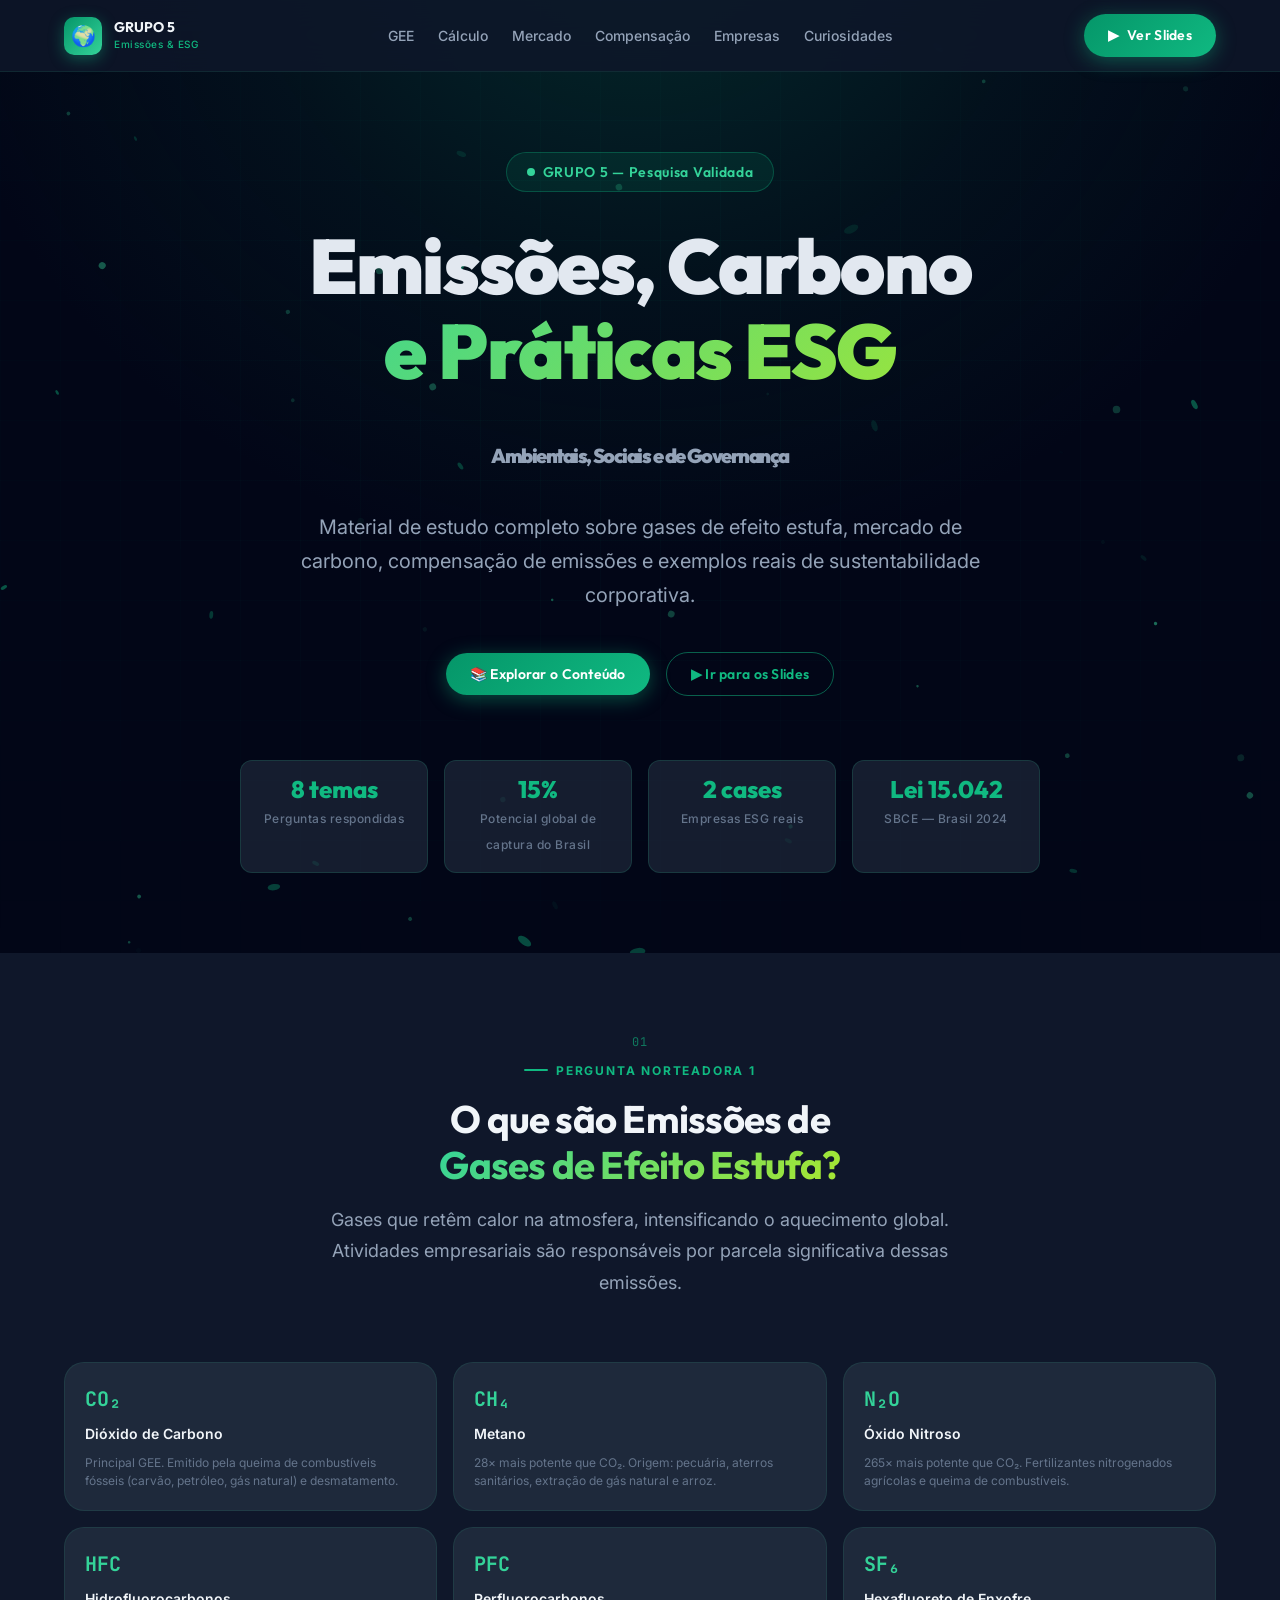
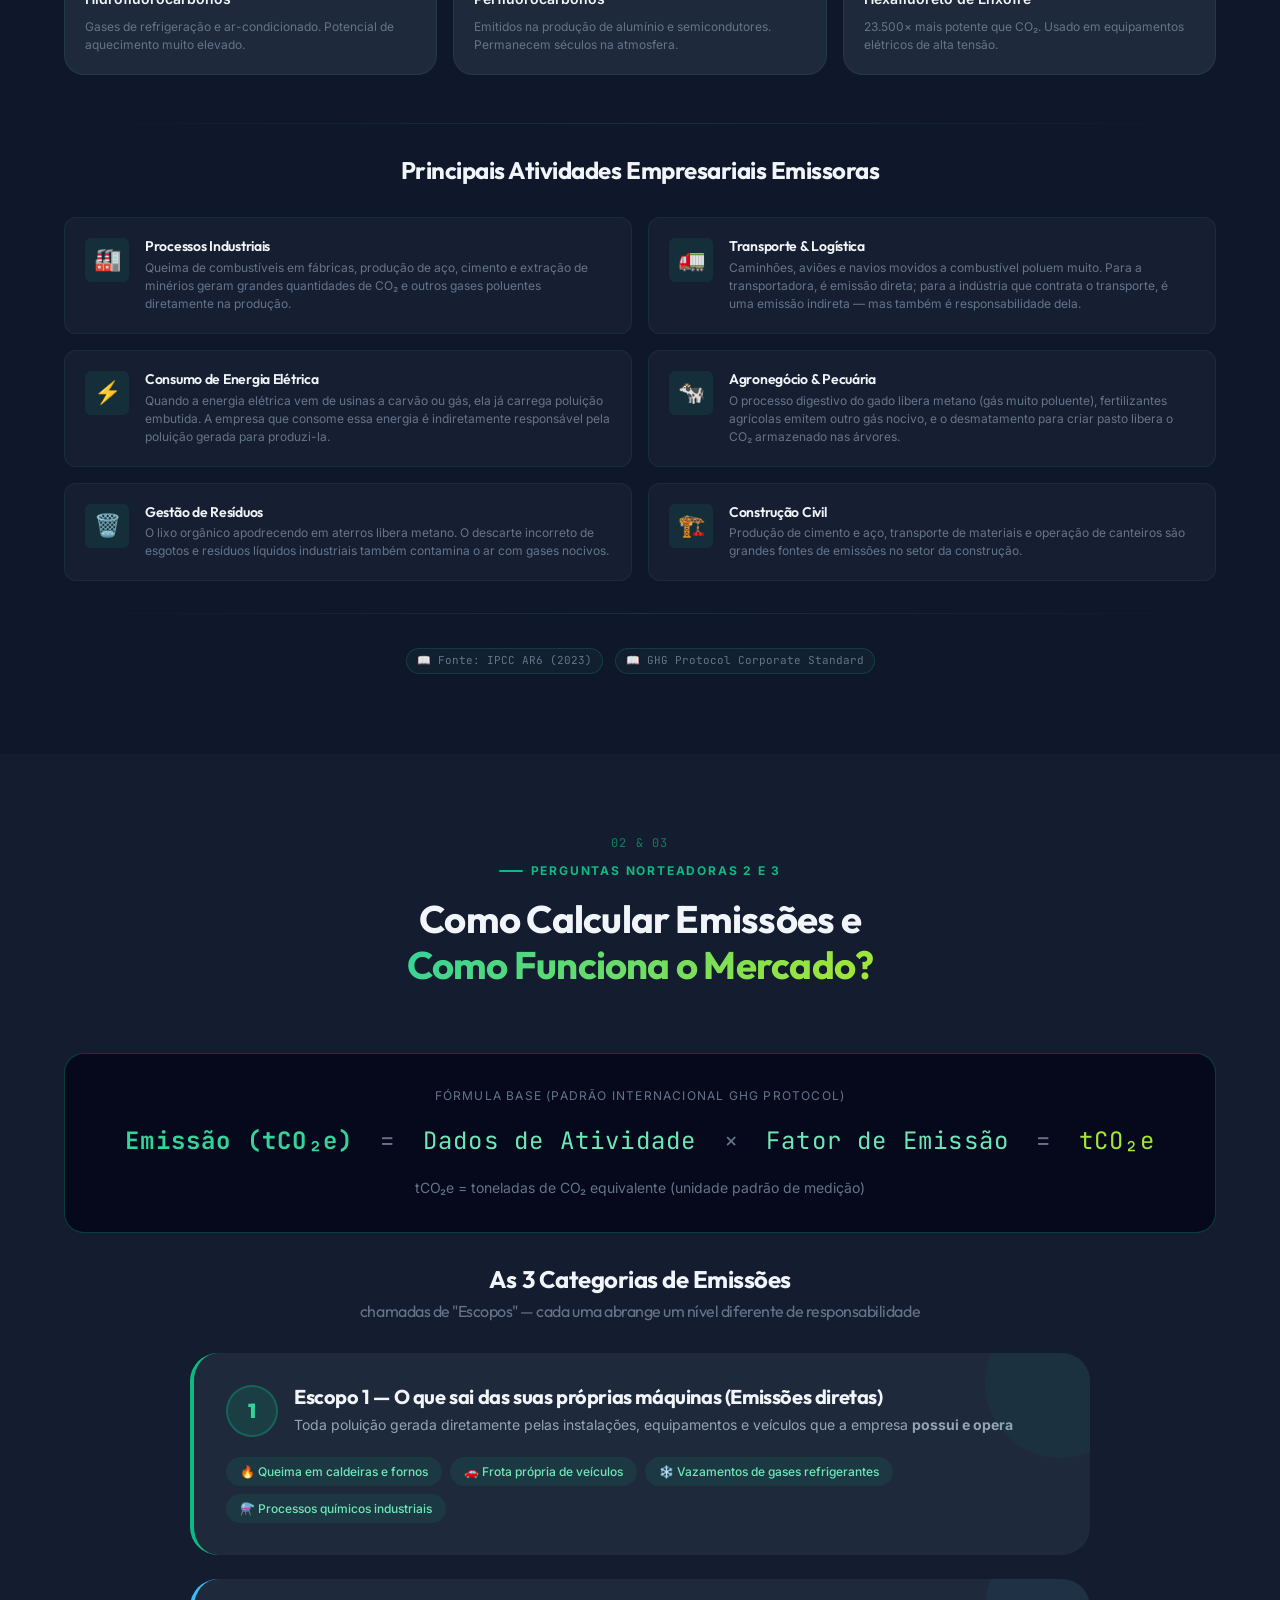
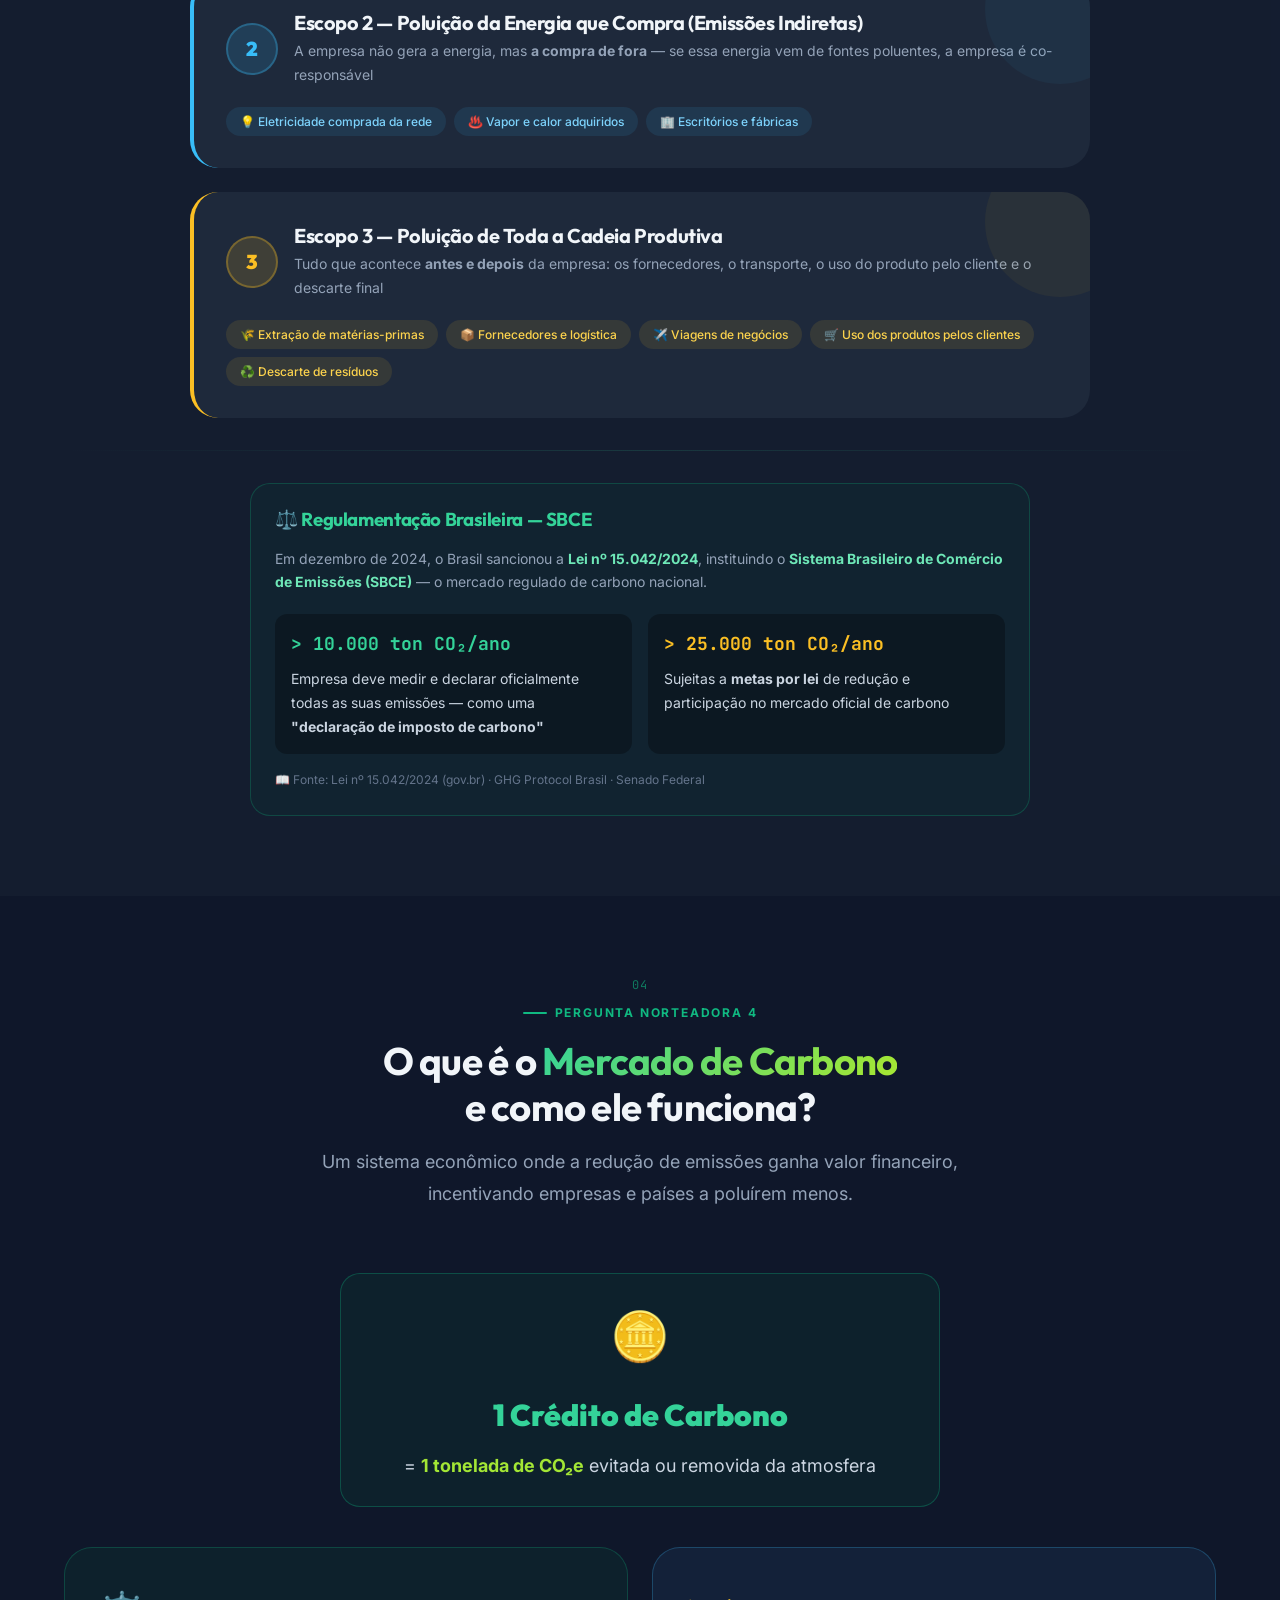
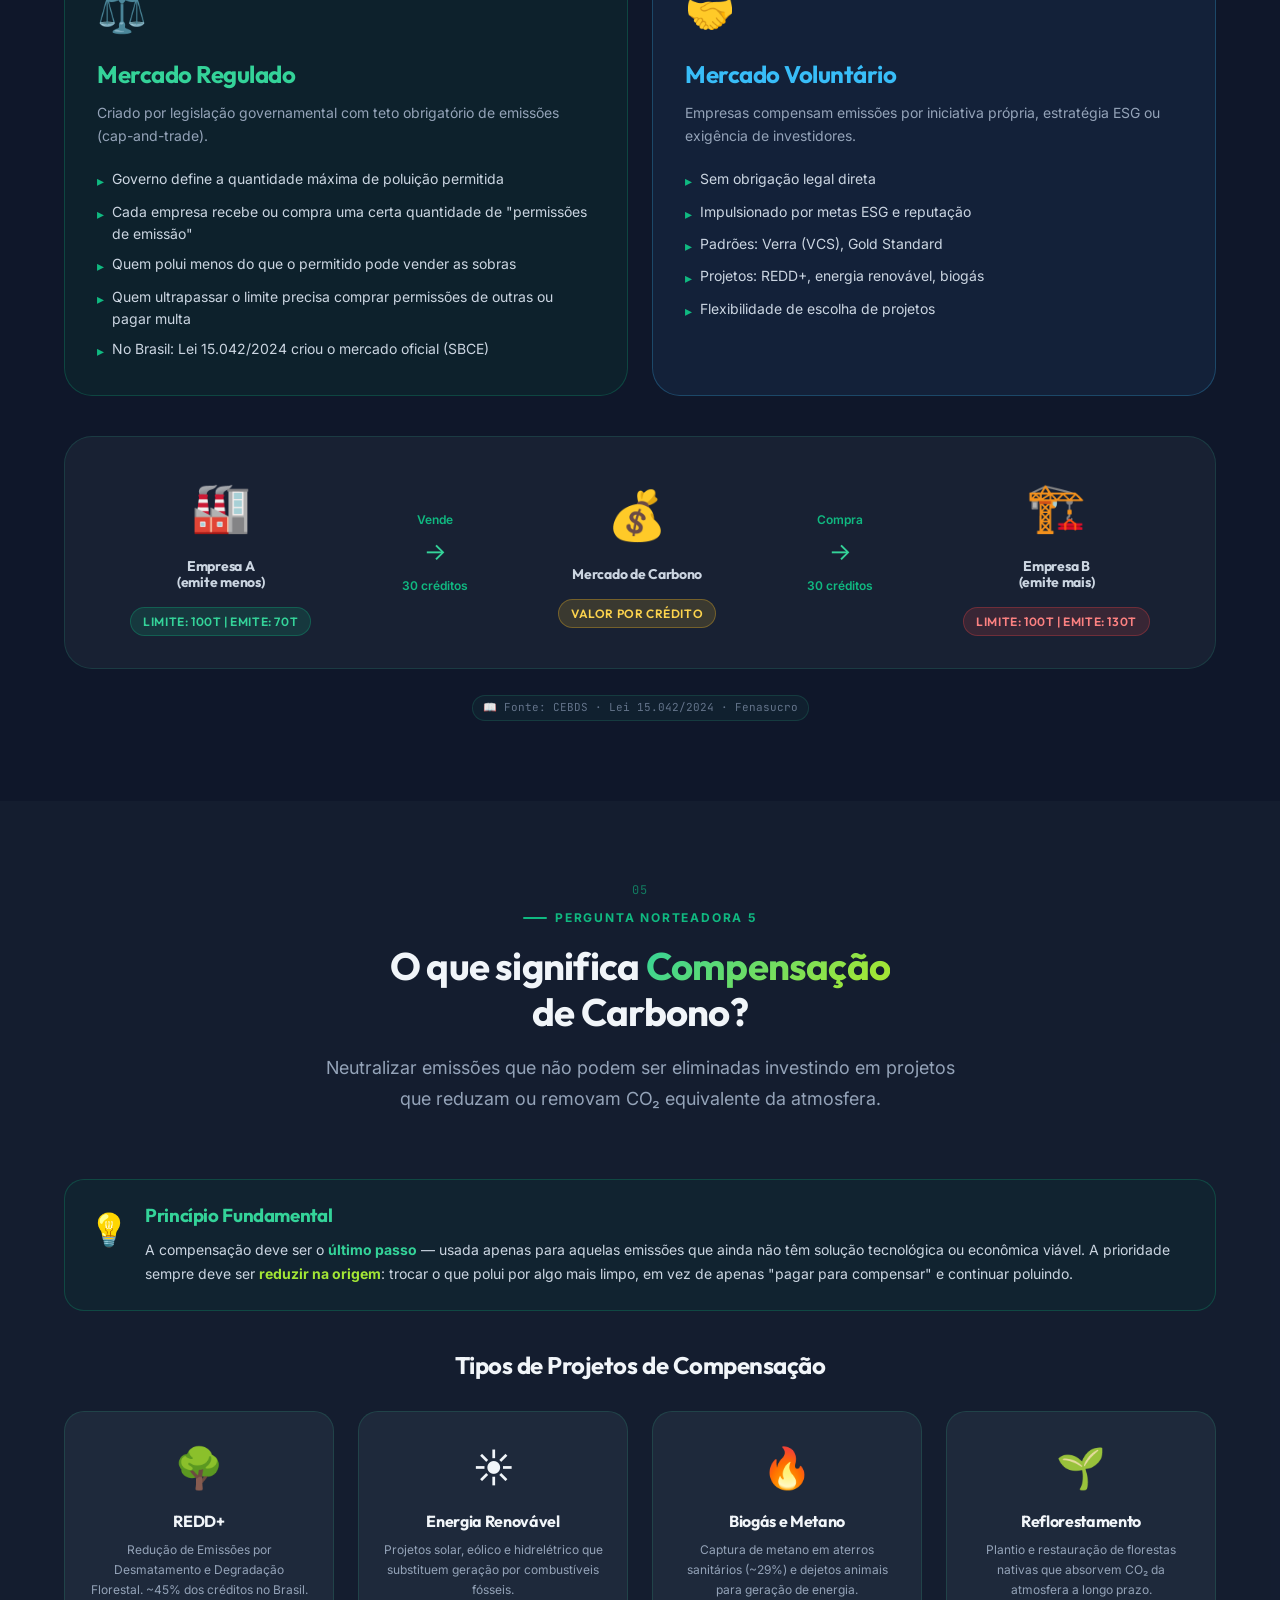
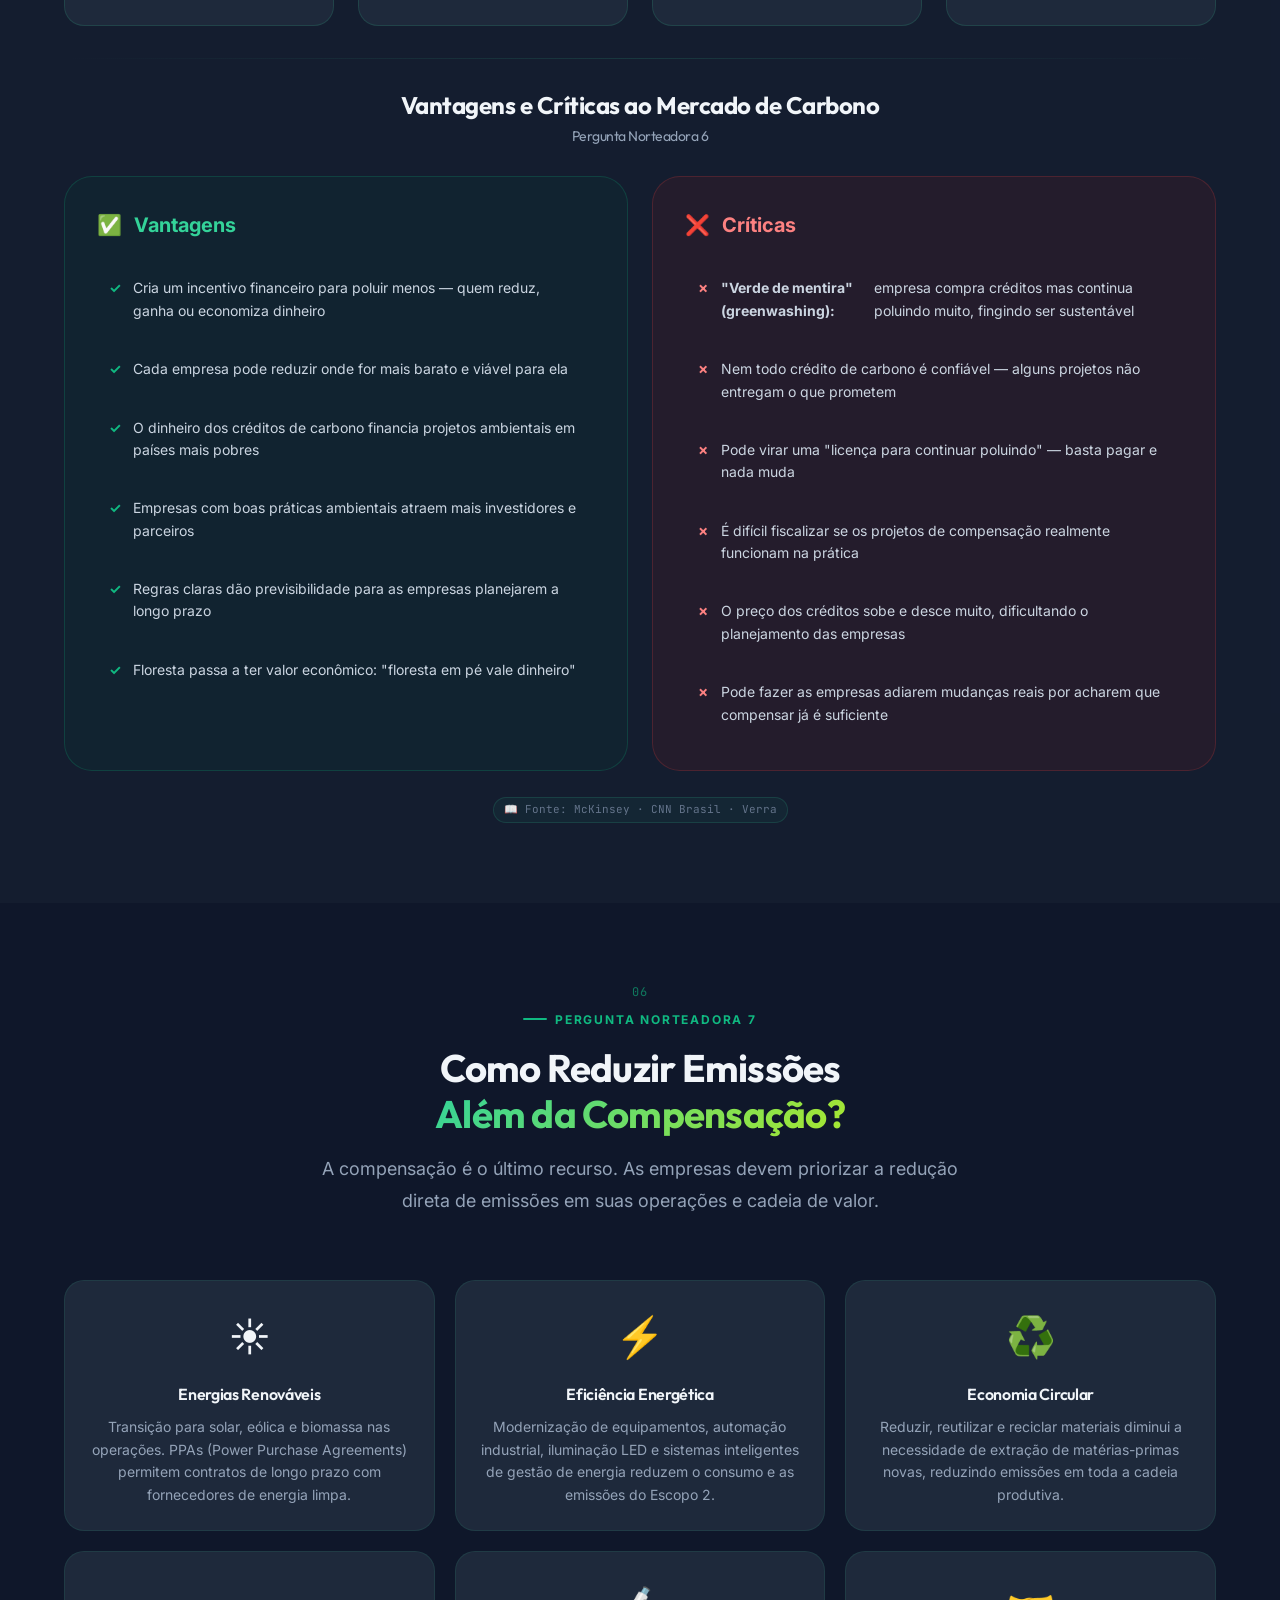
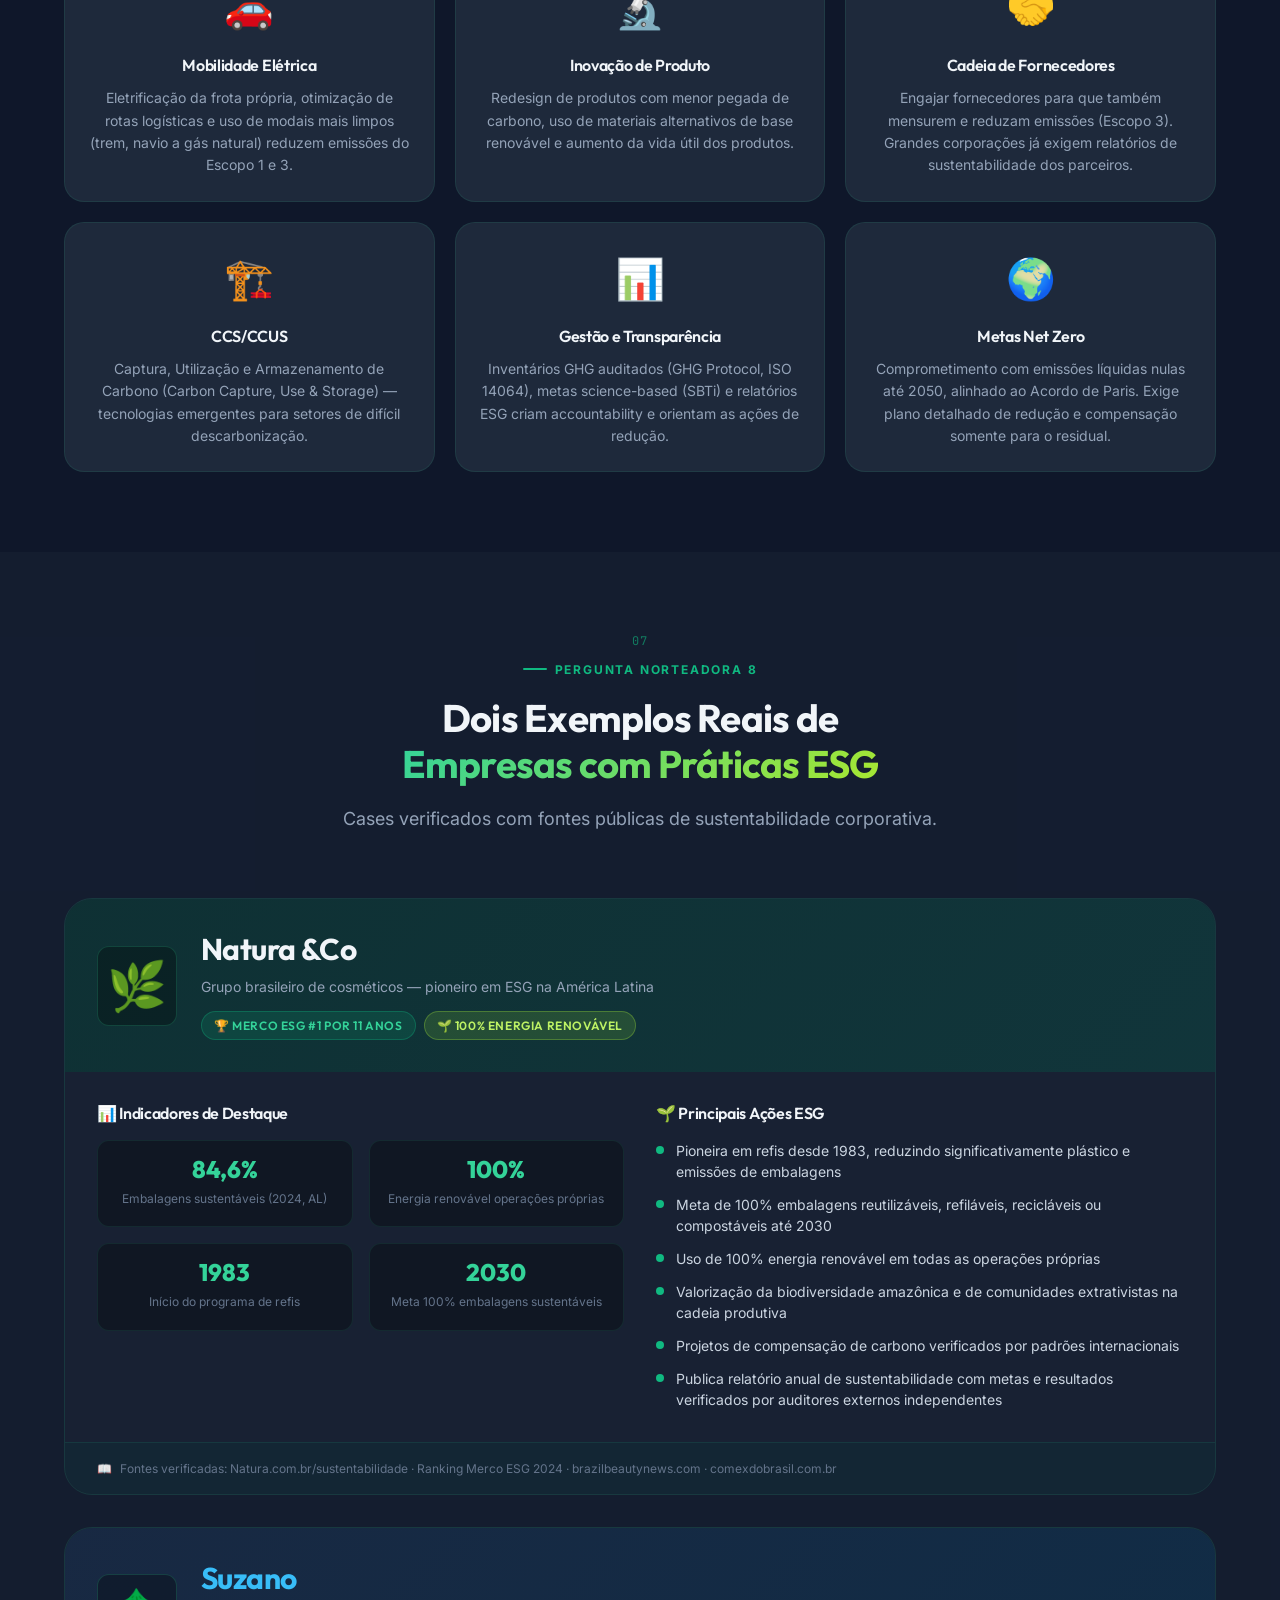
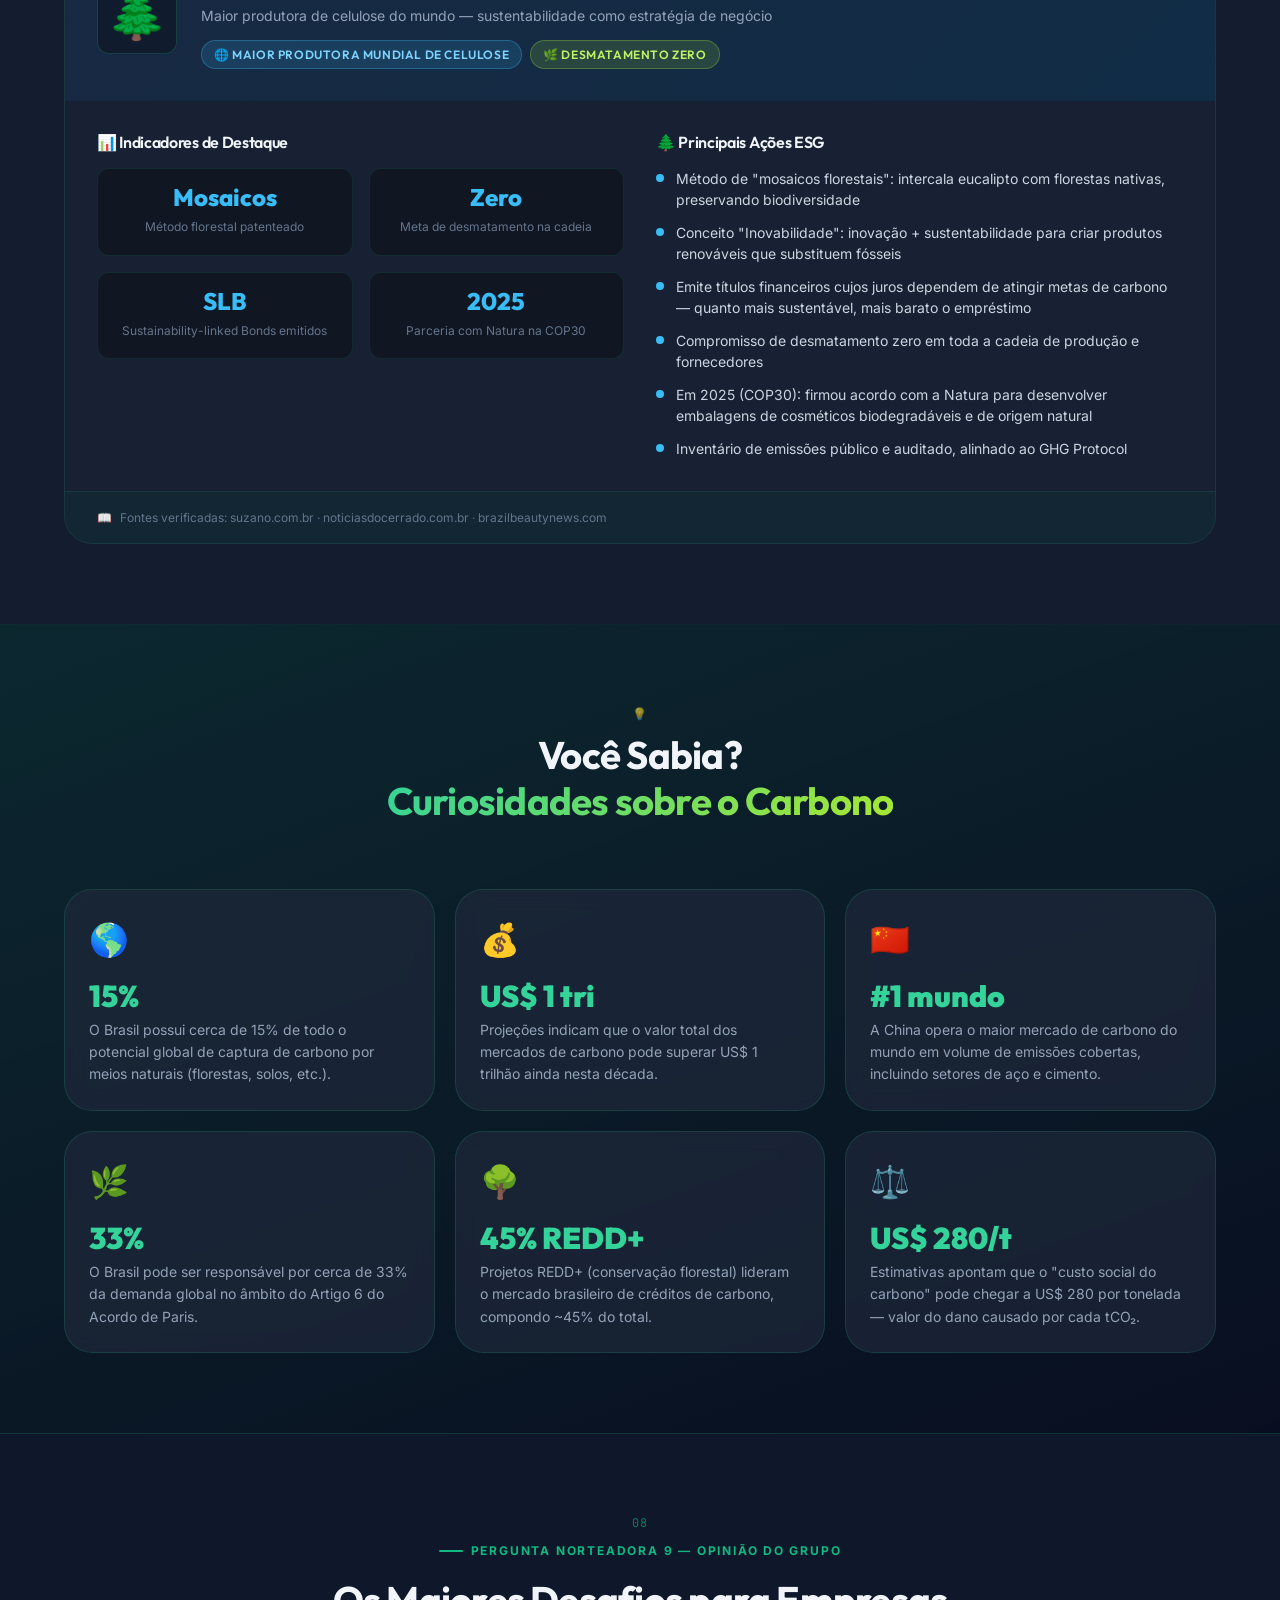
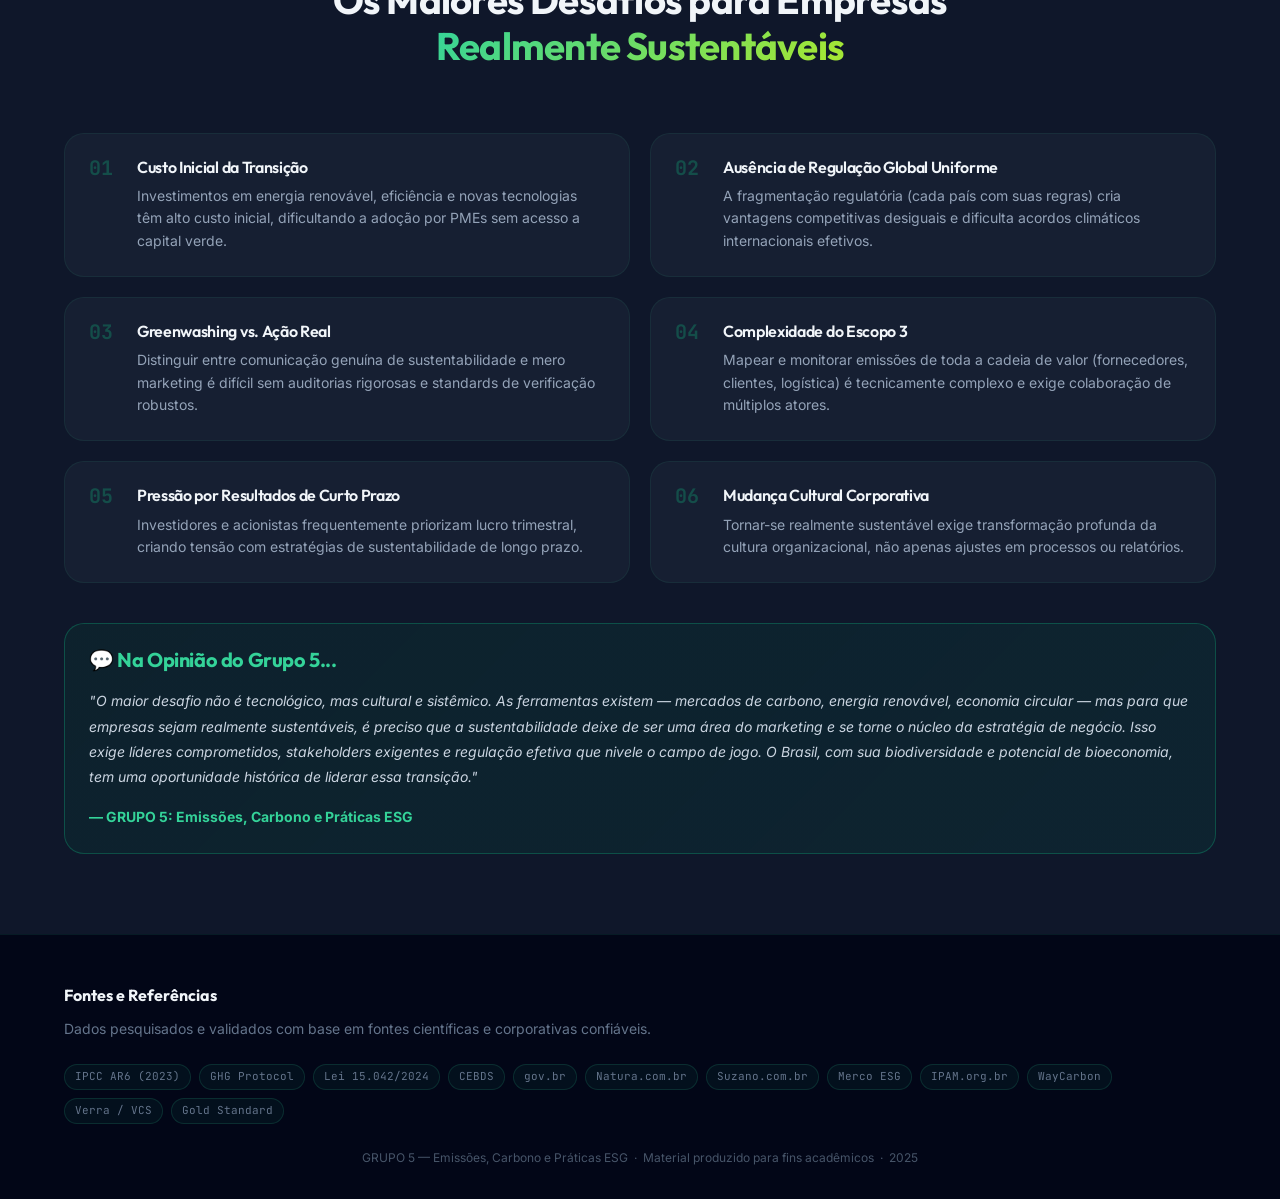
<file: index.html>
<!DOCTYPE html>
<html lang="pt-BR">

<head>
  <meta charset="UTF-8" />
  <meta name="viewport" content="width=device-width, initial-scale=1.0" />
  <title>Emissões, Carbono e Práticas ESG (Ambientais, Sociais e de Governança) — GRUPO 5</title>
  <meta name="description"
    content="Material de estudo completo sobre Emissões de Gases de Efeito Estufa, Mercado de Carbono, Compensação e Práticas ESG. GRUPO 5 — SENAI." />
  <meta name="keywords"
    content="ESG, carbono, emissões, GEE, mercado de carbono, compensação, sustentabilidade, Natura, Suzano" />

  <!-- CSS -->
  <link rel="stylesheet" href="css/global.css" />
  <link rel="stylesheet" href="css/estudos.css" />
</head>

<body>

  <!-- ─── Navigation ─────────────────────────────────────── -->
  <nav class="nav" id="nav">
    <div class="nav-inner">
      <a href="#" class="nav-logo">
        <div class="nav-logo-icon">🌍</div>
        <div class="nav-logo-text">
          <span class="nav-logo-title">GRUPO 5</span>
          <span class="nav-logo-sub">Emissões &amp; ESG</span>
        </div>
      </a>

      <ul class="nav-links">
        <li><a href="#gee" class="nav-link">GEE</a></li>
        <li><a href="#calculo" class="nav-link">Cálculo</a></li>
        <li><a href="#mercado" class="nav-link">Mercado</a></li>
        <li><a href="#compensacao" class="nav-link">Compensação</a></li>
        <li><a href="#empresas" class="nav-link">Empresas</a></li>
        <li><a href="#curiosidades" class="nav-link">Curiosidades</a></li>
      </ul>

      <div class="nav-actions">
        <a href="slides.html" class="btn btn-primary" id="btn-slides">
          <span>▶</span> Ver Slides
        </a>
      </div>
    </div>
  </nav>

  <!-- ─── Hero ───────────────────────────────────────────── -->
  <section class="hero" id="top">
    <canvas class="hero-canvas" id="hero-canvas"></canvas>
    <div class="hero-grid"></div>

    <div class="hero-content">
      <div class="hero-badge">
        <span class="hero-badge-dot"></span>
        GRUPO 5 — Pesquisa Validada
      </div>

      <h1 class="hero-title">
        <span class="line-top">Emissões, Carbono</span>
        <span class="line-bottom">e Práticas ESG</span>
        <span class="hero-description">Ambientais, Sociais e de Governança</span>
      </h1>

      <p class=" hero-description">
        Material de estudo completo sobre gases de efeito estufa, mercado de carbono,
        compensação de emissões e exemplos reais de sustentabilidade corporativa.
      </p>

      <div class="hero-actions">
        <a href="#gee" class="btn btn-primary" id="btn-estudar">
          📚 Explorar o Conteúdo
        </a>
        <a href="slides.html" class="btn btn-outline" id="btn-slides-hero">
          ▶ Ir para os Slides
        </a>
      </div>

      <div class="hero-stats">
        <div class="hero-stat">
          <span class="hero-stat-number" data-target="8" data-suffix=" temas">8</span>
          <span class="hero-stat-label">Perguntas respondidas</span>
        </div>
        <div class="hero-stat">
          <span class="hero-stat-number" data-target="15" data-suffix="%">15%</span>
          <span class="hero-stat-label">Potencial global de captura do Brasil</span>
        </div>
        <div class="hero-stat">
          <span class="hero-stat-number" data-target="2" data-suffix=" cases">2</span>
          <span class="hero-stat-label">Empresas ESG reais</span>
        </div>
        <div class="hero-stat">
          <span class="hero-stat-number">Lei 15.042</span>
          <span class="hero-stat-label">SBCE — Brasil 2024</span>
        </div>
      </div>
    </div>
  </section>

  <!-- ─── Seção 1: GEE ───────────────────────────────────── -->
  <section class="section" id="gee">
    <div class="container">
      <div class="section-header reveal">
        <span class="section-number">01</span>
        <div class="section-label" style="justify-content:center; margin-bottom:1rem;">
          Pergunta Norteadora 1
        </div>
        <h2 class="section-title">O que são Emissões de<br><span class="gradient-text">Gases de Efeito Estufa?</span>
        </h2>
        <p class="section-text">
          Gases que retêm calor na atmosfera, intensificando o aquecimento global. Atividades empresariais
          são responsáveis por parcela significativa dessas emissões.
        </p>
      </div>

      <!-- Gases Grid -->
      <div class="gases-grid reveal">
        <div class="gas-card">
          <div class="gas-formula">CO₂</div>
          <div class="gas-name">Dióxido de Carbono</div>
          <div class="gas-desc">Principal GEE. Emitido pela queima de combustíveis fósseis (carvão, petróleo, gás
            natural) e desmatamento.</div>
        </div>
        <div class="gas-card">
          <div class="gas-formula">CH₄</div>
          <div class="gas-name">Metano</div>
          <div class="gas-desc">28× mais potente que CO₂. Origem: pecuária, aterros sanitários, extração de gás natural
            e arroz.</div>
        </div>
        <div class="gas-card">
          <div class="gas-formula">N₂O</div>
          <div class="gas-name">Óxido Nitroso</div>
          <div class="gas-desc">265× mais potente que CO₂. Fertilizantes nitrogenados agrícolas e queima de
            combustíveis.</div>
        </div>
        <div class="gas-card">
          <div class="gas-formula">HFC</div>
          <div class="gas-name">Hidrofluorocarbonos</div>
          <div class="gas-desc">Gases de refrigeração e ar-condicionado. Potencial de aquecimento muito elevado.</div>
        </div>
        <div class="gas-card">
          <div class="gas-formula">PFC</div>
          <div class="gas-name">Perfluorocarbonos</div>
          <div class="gas-desc">Emitidos na produção de alumínio e semicondutores. Permanecem séculos na atmosfera.
          </div>
        </div>
        <div class="gas-card">
          <div class="gas-formula">SF₆</div>
          <div class="gas-name">Hexafluoreto de Enxofre</div>
          <div class="gas-desc">23.500× mais potente que CO₂. Usado em equipamentos elétricos de alta tensão.</div>
        </div>
      </div>

      <div class="divider"></div>

      <h3 style="text-align:center; font-size:var(--text-2xl); margin-bottom:var(--space-8);" class="reveal">
        Principais Atividades Empresariais Emissoras
      </h3>

      <div class="activities-grid">
        <div class="activity-item reveal">
          <div class="activity-icon">🏭</div>
          <div class="activity-content">
            <h4>Processos Industriais</h4>
            <p>Queima de combustíveis em fábricas, produção de aço, cimento e extração de minérios geram grandes quantidades de CO₂ e outros gases poluentes diretamente na produção.</p>
          </div>
        </div>
        <div class="activity-item reveal">
          <div class="activity-icon">🚛</div>
          <div class="activity-content">
            <h4>Transporte &amp; Logística</h4>
            <p>Caminhões, aviões e navios movidos a combustível poluem muito. Para a transportadora, é emissão direta; para a indústria que contrata o transporte, é uma emissão indireta — mas também é responsabilidade dela.</p>
          </div>
        </div>
        <div class="activity-item reveal">
          <div class="activity-icon">⚡</div>
          <div class="activity-content">
            <h4>Consumo de Energia Elétrica</h4>
            <p>Quando a energia elétrica vem de usinas a carvão ou gás, ela já carrega poluição embutida. A empresa que consome essa energia é indiretamente responsável pela poluição gerada para produzi-la.</p>
          </div>
        </div>
        <div class="activity-item reveal">
          <div class="activity-icon">🐄</div>
          <div class="activity-content">
            <h4>Agronegócio &amp; Pecuária</h4>
            <p>O processo digestivo do gado libera metano (gás muito poluente), fertilizantes agrícolas emitem outro gás nocivo, e o desmatamento para criar pasto libera o CO₂ armazenado nas árvores.</p>
          </div>
        </div>
        <div class="activity-item reveal">
          <div class="activity-icon">🗑️</div>
          <div class="activity-content">
            <h4>Gestão de Resíduos</h4>
            <p>O lixo orgânico apodrecendo em aterros libera metano. O descarte incorreto de esgotos e resíduos líquidos industriais também contamina o ar com gases nocivos.</p>
          </div>
        </div>
        <div class="activity-item reveal">
          <div class="activity-icon">🏗️</div>
          <div class="activity-content">
            <h4>Construção Civil</h4>
            <p>Produção de cimento e aço, transporte de materiais e operação de canteiros são grandes fontes de emissões
              no setor da construção.</p>
          </div>
        </div>
      </div>

      <div class="divider"></div>
      <div class="text-center reveal">
        <span class="source-tag">📖 Fonte: IPCC AR6 (2023)</span>
        &nbsp;
        <span class="source-tag">📖 GHG Protocol Corporate Standard</span>
      </div>
    </div>
  </section>

  <!-- ─── Seção 2: Cálculo ────────────────────────────────── -->
  <section class="section section-alt" id="calculo">
    <div class="container">
      <div class="section-header reveal">
        <span class="section-number">02 &amp; 03</span>
        <div class="section-label" style="justify-content:center; margin-bottom:1rem;">Perguntas Norteadoras 2 e 3</div>
        <h2 class="section-title">Como Calcular Emissões e<br><span class="gradient-text">Como Funciona o
            Mercado?</span></h2>
      </div>

      <!-- Fórmula -->
      <div class="formula-box reveal">
        <p
          style="color:var(--slate-500); font-size:var(--text-xs); letter-spacing:0.1em; text-transform:uppercase; margin-bottom:var(--space-4);">
          Fórmula Base (padrão internacional GHG Protocol)</p>
        <div class="formula-text">
          <strong>Emissão (tCO₂e)</strong>
          <span class="times">=</span>
          Dados de Atividade
          <span class="times">×</span>
          Fator de Emissão
          <span class="times">=</span>
          <span class="result">tCO₂e</span>
        </div>
        <p style="color:var(--slate-500); font-size:var(--text-sm); margin-top:var(--space-4);">
          tCO₂e = toneladas de CO₂ equivalente (unidade padrão de medição)
        </p>
      </div>

      <!-- Escopos -->
      <h3 style="text-align:center; font-size:var(--text-2xl); margin-bottom:var(--space-8);" class="reveal">
        As 3 Categorias de Emissões
        <span
          style="display:block;color:var(--slate-500);font-size:var(--text-base);font-weight:400;margin-top:var(--space-2);">chamadas
          de "Escopos" — cada uma abrange um nível diferente de responsabilidade</span>
      </h3>

      <div class="escopos-diagram">
        <div class="escopo-card escopo-1 reveal">
          <div class="escopo-header">
            <div class="escopo-number">1</div>
            <div class="escopo-info">
              <h3>Escopo 1 — O que sai das suas próprias máquinas (Emissões diretas)</h3>
              <p>Toda poluição gerada diretamente pelas instalações, equipamentos e veículos que a empresa
                <strong>possui e opera</strong>
              </p>
            </div>
          </div>
          <div class="escopo-examples">
            <span class="escopo-tag">🔥 Queima em caldeiras e fornos</span>
            <span class="escopo-tag">🚗 Frota própria de veículos</span>
            <span class="escopo-tag">❄️ Vazamentos de gases refrigerantes</span>
            <span class="escopo-tag">⚗️ Processos químicos industriais</span>
          </div>
        </div>

        <div class="escopo-card escopo-2 reveal">
          <div class="escopo-header">
            <div class="escopo-number">2</div>
            <div class="escopo-info">
              <h3>Escopo 2 — Poluição da Energia que Compra (Emissões Indiretas)</h3>
              <p>A empresa não gera a energia, mas <strong>a compra de fora</strong> — se essa energia vem de fontes
                poluentes, a empresa é co-responsável</p>
            </div>
          </div>
          <div class="escopo-examples">
            <span class="escopo-tag">💡 Eletricidade comprada da rede</span>
            <span class="escopo-tag">♨️ Vapor e calor adquiridos</span>
            <span class="escopo-tag">🏢 Escritórios e fábricas</span>
          </div>
        </div>

        <div class="escopo-card escopo-3 reveal">
          <div class="escopo-header">
            <div class="escopo-number">3</div>
            <div class="escopo-info">
              <h3>Escopo 3 — Poluição de Toda a Cadeia Produtiva</h3>
              <p>Tudo que acontece <strong>antes e depois</strong> da empresa: os fornecedores, o transporte, o uso do
                produto pelo cliente e o descarte final</p>
            </div>
          </div>
          <div class="escopo-examples">
            <span class="escopo-tag">🌾 Extração de matérias-primas</span>
            <span class="escopo-tag">📦 Fornecedores e logística</span>
            <span class="escopo-tag">✈️ Viagens de negócios</span>
            <span class="escopo-tag">🛒 Uso dos produtos pelos clientes</span>
            <span class="escopo-tag">♻️ Descarte de resíduos</span>
          </div>
        </div>
      </div>

      <!-- Regulamentação -->
      <div class="divider"></div>
      <div class="card reveal"
        style="max-width:780px; margin:0 auto; background:rgba(6,78,59,0.15); border-color:rgba(16,185,129,0.25);">
        <h3
          style="color:var(--emerald-400); margin-bottom:var(--space-4); display:flex; align-items:center; gap:var(--space-3);">
          ⚖️ Regulamentação Brasileira — SBCE
        </h3>
        <p style="color:var(--slate-400); margin-bottom:var(--space-5); font-size:var(--text-sm);">
          Em dezembro de 2024, o Brasil sancionou a <strong style="color:var(--emerald-300)">Lei nº
            15.042/2024</strong>, instituindo o
          <strong style="color:var(--emerald-300)">Sistema Brasileiro de Comércio de Emissões (SBCE)</strong> — o
          mercado regulado de carbono nacional.
        </p>
        <div style="display:grid; grid-template-columns:1fr 1fr; gap:var(--space-4);">
          <div style="background:rgba(0,0,0,0.3); border-radius:var(--radius-md); padding:var(--space-4);">
            <div
              style="font-family:var(--font-mono); color:var(--emerald-400); font-weight:700; font-size:var(--text-lg); margin-bottom:var(--space-2);">
              &gt; 10.000 ton CO₂/ano</div>
            <p style="font-size:var(--text-sm); color:var(--slate-300);">Empresa deve medir e declarar oficialmente todas as suas emissões — como uma <strong>"declaração de imposto de carbono"</strong>
            </p>
          </div>
          <div style="background:rgba(0,0,0,0.3); border-radius:var(--radius-md); padding:var(--space-4);">
            <div
              style="font-family:var(--font-mono); color:var(--amber-400); font-weight:700; font-size:var(--text-lg); margin-bottom:var(--space-2);">
              &gt; 25.000 ton CO₂/ano</div>
            <p style="font-size:var(--text-sm); color:var(--slate-300);">Sujeitas a <strong>metas por lei</strong>
              de redução e participação no mercado oficial de carbono</p>
          </div>
        </div>
        <p style="margin-top:var(--space-4); font-size:var(--text-xs); color:var(--slate-500);">
          📖 Fonte: Lei nº 15.042/2024 (gov.br) · GHG Protocol Brasil · Senado Federal
        </p>
      </div>
    </div>
  </section>

  <!-- ─── Seção 3: Mercado de Carbono ────────────────────── -->
  <section class="section" id="mercado">
    <div class="container">
      <div class="section-header reveal">
        <span class="section-number">04</span>
        <div class="section-label" style="justify-content:center; margin-bottom:1rem;">Pergunta Norteadora 4</div>
        <h2 class="section-title">O que é o <span class="gradient-text">Mercado de Carbono</span><br>e como ele
          funciona?</h2>
        <p class="section-text">
          Um sistema econômico onde a redução de emissões ganha valor financeiro,
          incentivando empresas e países a poluírem menos.
        </p>
      </div>

      <!-- Credit concept -->
      <div class="card reveal"
        style="text-align:center; max-width:600px; margin:0 auto var(--space-10); background:rgba(6,78,59,0.2); border-color:rgba(16,185,129,0.3);">
        <div style="font-size:3rem; margin-bottom:var(--space-4);">🪙</div>
        <div
          style="font-family:var(--font-display); font-size:var(--text-3xl); font-weight:900; color:var(--emerald-400); margin-bottom:var(--space-3);">
          1 Crédito de Carbono</div>
        <p style="color:var(--slate-300); font-size:var(--text-lg);">= <strong style="color:var(--lime-400);">1 tonelada
            de CO₂e</strong> evitada ou removida da atmosfera</p>
      </div>

      <div class="market-split reveal">
        <div class="market-card regulated">
          <div class="market-icon">⚖️</div>
          <h3>Mercado Regulado</h3>
          <p>Criado por legislação governamental com teto obrigatório de emissões (cap-and-trade).</p>
          <ul class="market-points">
            <li>Governo define a quantidade máxima de poluição permitida</li>
            <li>Cada empresa recebe ou compra uma certa quantidade de "permissões de emissão"</li>
            <li>Quem polui menos do que o permitido pode vender as sobras</li>
            <li>Quem ultrapassar o limite precisa comprar permissões de outras ou pagar multa</li>
            <li>No Brasil: Lei 15.042/2024 criou o mercado oficial (SBCE)</li>
          </ul>
        </div>
        <div class="market-card voluntary">
          <div class="market-icon">🤝</div>
          <h3>Mercado Voluntário</h3>
          <p>Empresas compensam emissões por iniciativa própria, estratégia ESG ou exigência de investidores.</p>
          <ul class="market-points">
            <li>Sem obrigação legal direta</li>
            <li>Impulsionado por metas ESG e reputação</li>
            <li>Padrões: Verra (VCS), Gold Standard</li>
            <li>Projetos: REDD+, energia renovável, biogás</li>
            <li>Flexibilidade de escolha de projetos</li>
          </ul>
        </div>
      </div>

      <!-- Visual cap-trade -->
      <div class="cap-trade-visual reveal">
        <div class="cap-company">
          <div class="icon">🏭</div>
          <h4>Empresa A<br>(emite menos)</h4>
          <span class="badge badge-green" style="margin-top:var(--space-2);">Limite: 100t | Emite: 70t</span>
        </div>
        <div class="cap-arrow">
          <span>Vende</span>
          →
          <span>30 créditos</span>
        </div>
        <div class="cap-company">
          <div style="font-size:3rem; margin-bottom:var(--space-3);">💰</div>
          <h4>Mercado de Carbono</h4>
          <span class="badge badge-amber" style="margin-top:var(--space-2);">Valor por crédito</span>
        </div>
        <div class="cap-arrow">
          <span>Compra</span>
          →
          <span>30 créditos</span>
        </div>
        <div class="cap-company">
          <div class="icon">🏗️</div>
          <h4>Empresa B<br>(emite mais)</h4>
          <span class="badge badge-red" style="margin-top:var(--space-2);">Limite: 100t | Emite: 130t</span>
        </div>
      </div>
      <div class="text-center reveal" style="margin-top:var(--space-6);">
        <span class="source-tag">📖 Fonte: CEBDS · Lei 15.042/2024 · Fenasucro</span>
      </div>
    </div>
  </section>

  <!-- ─── Seção 4: Compensação ────────────────────────────── -->
  <section class="section section-alt" id="compensacao">
    <div class="container">
      <div class="section-header reveal">
        <span class="section-number">05</span>
        <div class="section-label" style="justify-content:center; margin-bottom:1rem;">Pergunta Norteadora 5</div>
        <h2 class="section-title">O que significa <span class="gradient-text">Compensação</span><br>de Carbono?</h2>
        <p class="section-text">
          Neutralizar emissões que não podem ser eliminadas investindo em projetos
          que reduzam ou removam CO₂ equivalente da atmosfera.
        </p>
      </div>

      <div class="card reveal"
        style="background:rgba(6,78,59,0.15); border-color:rgba(16,185,129,0.25); margin-bottom:var(--space-10);">
        <div style="display:flex; align-items:flex-start; gap:var(--space-4);">
          <span style="font-size:2rem; flex-shrink:0;">💡</span>
          <div>
            <h3 style="color:var(--emerald-400); margin-bottom:var(--space-3);">Princípio Fundamental</h3>
            <p style="color:var(--slate-300); line-height:1.7; font-size:var(--text-sm);">
              A compensação deve ser o <strong style="color:var(--emerald-400)">último passo</strong> — usada apenas
              para aquelas emissões que ainda não têm solução tecnológica ou econômica viável. A prioridade sempre deve
              ser
              <strong style="color:var(--lime-400)">reduzir na origem</strong>: trocar o que polui por algo mais limpo,
              em vez de apenas "pagar para compensar" e continuar poluindo.
            </p>
          </div>
        </div>
      </div>

      <h3 style="text-align:center; font-size:var(--text-2xl); margin-bottom:var(--space-8);" class="reveal">Tipos de
        Projetos de Compensação</h3>

      <div class="grid-4 reveal">
        <div class="card" style="text-align:center;">
          <div style="font-size:2.5rem; margin-bottom:var(--space-3);">🌳</div>
          <h4 style="font-size:var(--text-base); margin-bottom:var(--space-2);">REDD+</h4>
          <p style="font-size:var(--text-xs); color:var(--slate-400);">Redução de Emissões por Desmatamento e Degradação
            Florestal. ~45% dos créditos no Brasil.</p>
        </div>
        <div class="card" style="text-align:center;">
          <div style="font-size:2.5rem; margin-bottom:var(--space-3);">☀️</div>
          <h4 style="font-size:var(--text-base); margin-bottom:var(--space-2);">Energia Renovável</h4>
          <p style="font-size:var(--text-xs); color:var(--slate-400);">Projetos solar, eólico e hidrelétrico que
            substituem geração por combustíveis fósseis.</p>
        </div>
        <div class="card" style="text-align:center;">
          <div style="font-size:2.5rem; margin-bottom:var(--space-3);">🔥</div>
          <h4 style="font-size:var(--text-base); margin-bottom:var(--space-2);">Biogás e Metano</h4>
          <p style="font-size:var(--text-xs); color:var(--slate-400);">Captura de metano em aterros sanitários (~29%) e
            dejetos animais para geração de energia.</p>
        </div>
        <div class="card" style="text-align:center;">
          <div style="font-size:2.5rem; margin-bottom:var(--space-3);">🌱</div>
          <h4 style="font-size:var(--text-base); margin-bottom:var(--space-2);">Reflorestamento</h4>
          <p style="font-size:var(--text-xs); color:var(--slate-400);">Plantio e restauração de florestas nativas que
            absorvem CO₂ da atmosfera a longo prazo.</p>
        </div>
      </div>

      <div class="divider"></div>

      <!-- Pros e Cons -->
      <h3 style="text-align:center; font-size:var(--text-2xl); margin-bottom:var(--space-8);" class="reveal">
        Vantagens e Críticas ao Mercado de Carbono
        <span
          style="display:block; font-size:var(--text-sm); color:var(--slate-400); font-weight:400; margin-top:var(--space-2);">Pergunta
          Norteadora 6</span>
      </h3>

      <div class="pros-cons reveal">
        <div class="pros-block">
          <div class="pros-cons-title">
            <span>✅</span> Vantagens
          </div>
          <ul class="pros-cons-list">
            <li>Cria um incentivo financeiro para poluir menos — quem reduz, ganha ou economiza dinheiro</li>
            <li>Cada empresa pode reduzir onde for mais barato e viável para ela</li>
            <li>O dinheiro dos créditos de carbono financia projetos ambientais em países mais pobres</li>
            <li>Empresas com boas práticas ambientais atraem mais investidores e parceiros</li>
            <li>Regras claras dão previsibilidade para as empresas planejarem a longo prazo</li>
            <li>Floresta passa a ter valor econômico: "floresta em pé vale dinheiro"</li>
          </ul>
        </div>
        <div class="cons-block">
          <div class="pros-cons-title">
            <span>❌</span> Críticas
          </div>
          <ul class="pros-cons-list">
            <li><strong>"Verde de mentira" (greenwashing):</strong> empresa compra créditos mas continua poluindo muito,
              fingindo ser sustentável</li>
            <li>Nem todo crédito de carbono é confiável — alguns projetos não entregam o que prometem</li>
            <li>Pode virar uma "licença para continuar poluindo" — basta pagar e nada muda</li>
            <li>É difícil fiscalizar se os projetos de compensação realmente funcionam na prática</li>
            <li>O preço dos créditos sobe e desce muito, dificultando o planejamento das empresas</li>
            <li>Pode fazer as empresas adiarem mudanças reais por acharem que compensar já é suficiente</li>
          </ul>
        </div>
      </div>
      <div class="text-center reveal" style="margin-top:var(--space-6);">
        <span class="source-tag">📖 Fonte: McKinsey · CNN Brasil · Verra</span>
      </div>
    </div>
  </section>

  <!-- ─── Seção 5: Além da Compensação ───────────────────── -->
  <section class="section" id="reducao">
    <div class="container">
      <div class="section-header reveal">
        <span class="section-number">06</span>
        <div class="section-label" style="justify-content:center; margin-bottom:1rem;">Pergunta Norteadora 7</div>
        <h2 class="section-title">Como Reduzir Emissões<br><span class="gradient-text">Além da Compensação?</span></h2>
        <p class="section-text">
          A compensação é o último recurso. As empresas devem priorizar a redução direta
          de emissões em suas operações e cadeia de valor.
        </p>
      </div>

      <div class="reductions-grid">
        <div class="reduction-card reveal">
          <span class="reduction-icon">☀️</span>
          <h3>Energias Renováveis</h3>
          <p>Transição para solar, eólica e biomassa nas operações. PPAs (Power Purchase Agreements) permitem contratos
            de longo prazo com fornecedores de energia limpa.</p>
        </div>
        <div class="reduction-card reveal">
          <span class="reduction-icon">⚡</span>
          <h3>Eficiência Energética</h3>
          <p>Modernização de equipamentos, automação industrial, iluminação LED e sistemas inteligentes de gestão de
            energia reduzem o consumo e as emissões do Escopo 2.</p>
        </div>
        <div class="reduction-card reveal">
          <span class="reduction-icon">♻️</span>
          <h3>Economia Circular</h3>
          <p>Reduzir, reutilizar e reciclar materiais diminui a necessidade de extração de matérias-primas novas,
            reduzindo emissões em toda a cadeia produtiva.</p>
        </div>
        <div class="reduction-card reveal">
          <span class="reduction-icon">🚗</span>
          <h3>Mobilidade Elétrica</h3>
          <p>Eletrificação da frota própria, otimização de rotas logísticas e uso de modais mais limpos (trem, navio a
            gás natural) reduzem emissões do Escopo 1 e 3.</p>
        </div>
        <div class="reduction-card reveal">
          <span class="reduction-icon">🔬</span>
          <h3>Inovação de Produto</h3>
          <p>Redesign de produtos com menor pegada de carbono, uso de materiais alternativos de base renovável e aumento
            da vida útil dos produtos.</p>
        </div>
        <div class="reduction-card reveal">
          <span class="reduction-icon">🤝</span>
          <h3>Cadeia de Fornecedores</h3>
          <p>Engajar fornecedores para que também mensurem e reduzam emissões (Escopo 3). Grandes corporações já exigem
            relatórios de sustentabilidade dos parceiros.</p>
        </div>
        <div class="reduction-card reveal">
          <span class="reduction-icon">🏗️</span>
          <h3>CCS/CCUS</h3>
          <p>Captura, Utilização e Armazenamento de Carbono (Carbon Capture, Use &amp; Storage) — tecnologias emergentes
            para setores de difícil descarbonização.</p>
        </div>
        <div class="reduction-card reveal">
          <span class="reduction-icon">📊</span>
          <h3>Gestão e Transparência</h3>
          <p>Inventários GHG auditados (GHG Protocol, ISO 14064), metas science-based (SBTi) e relatórios ESG criam
            accountability e orientam as ações de redução.</p>
        </div>
        <div class="reduction-card reveal">
          <span class="reduction-icon">🌍</span>
          <h3>Metas Net Zero</h3>
          <p>Comprometimento com emissões líquidas nulas até 2050, alinhado ao Acordo de Paris. Exige plano detalhado de
            redução e compensação somente para o residual.</p>
        </div>
      </div>
    </div>
  </section>

  <!-- ─── Seção 6: Empresas ESG ───────────────────────────── -->
  <section class="section section-alt" id="empresas">
    <div class="container">
      <div class="section-header reveal">
        <span class="section-number">07</span>
        <div class="section-label" style="justify-content:center; margin-bottom:1rem;">Pergunta Norteadora 8</div>
        <h2 class="section-title">Dois Exemplos Reais de<br><span class="gradient-text">Empresas com Práticas ESG</span>
        </h2>
        <p class="section-text">
          Cases verificados com fontes públicas de sustentabilidade corporativa.
        </p>
      </div>

      <div class="company-showcase">
        <!-- Natura -->
        <div class="company-hero company-natura reveal">
          <div class="company-header">
            <div class="company-logo-wrap">🌿</div>
            <div class="company-title">
              <h2>Natura &amp;Co</h2>
              <p class="subtitle">Grupo brasileiro de cosméticos — pioneiro em ESG na América Latina</p>
              <div style="display:flex; gap:var(--space-2); margin-top:var(--space-3);">
                <span class="badge badge-green">🏆 Merco ESG #1 por 11 anos</span>
                <span class="badge badge-lime">🌱 100% Energia Renovável</span>
              </div>
            </div>
          </div>

          <div class="company-body">
            <div>
              <h4
                style="font-size:var(--text-base); font-weight:600; color:var(--color-text); margin-bottom:var(--space-4);">
                📊 Indicadores de Destaque</h4>
              <div class="company-metrics">
                <div class="metric-card">
                  <span class="metric-value">84,6%</span>
                  <span class="metric-label">Embalagens sustentáveis (2024, AL)</span>
                </div>
                <div class="metric-card">
                  <span class="metric-value">100%</span>
                  <span class="metric-label">Energia renovável operações próprias</span>
                </div>
                <div class="metric-card">
                  <span class="metric-value">1983</span>
                  <span class="metric-label">Início do programa de refis</span>
                </div>
                <div class="metric-card">
                  <span class="metric-value">2030</span>
                  <span class="metric-label">Meta 100% embalagens sustentáveis</span>
                </div>
              </div>
            </div>

            <div>
              <h4
                style="font-size:var(--text-base); font-weight:600; color:var(--color-text); margin-bottom:var(--space-4);">
                🌱 Principais Ações ESG</h4>
              <ul class="company-actions-list">
                <li><span class="bullet"></span>Pioneira em refis desde 1983, reduzindo significativamente plástico e
                  emissões de embalagens</li>
                <li><span class="bullet"></span>Meta de 100% embalagens reutilizáveis, refiláveis, recicláveis ou
                  compostáveis até 2030</li>
                <li><span class="bullet"></span>Uso de 100% energia renovável em todas as operações próprias</li>
                <li><span class="bullet"></span>Valorização da biodiversidade amazônica e de comunidades extrativistas
                  na cadeia produtiva</li>
                <li><span class="bullet"></span>Projetos de compensação de carbono verificados por padrões
                  internacionais</li>
                <li><span class="bullet"></span>Publica relatório anual de sustentabilidade com metas e resultados
                  verificados por auditores externos independentes</li>
              </ul>
            </div>
          </div>

          <div class="company-footer">
            <span>📖</span>
            <span>Fontes verificadas: Natura.com.br/sustentabilidade · Ranking Merco ESG 2024 · brazilbeautynews.com ·
              comexdobrasil.com.br</span>
          </div>
        </div>

        <!-- Suzano -->
        <div class="company-hero company-suzano reveal">
          <div class="company-header">
            <div class="company-logo-wrap" style="color:var(--sky-400);">🌲</div>
            <div class="company-title">
              <h2 style="color:var(--sky-400);">Suzano</h2>
              <p class="subtitle">Maior produtora de celulose do mundo — sustentabilidade como estratégia de negócio</p>
              <div style="display:flex; gap:var(--space-2); margin-top:var(--space-3);">
                <span class="badge badge-sky">🌐 Maior produtora mundial de celulose</span>
                <span class="badge badge-lime">🌿 Desmatamento Zero</span>
              </div>
            </div>
          </div>

          <div class="company-body">
            <div>
              <h4
                style="font-size:var(--text-base); font-weight:600; color:var(--color-text); margin-bottom:var(--space-4);">
                📊 Indicadores de Destaque</h4>
              <div class="company-metrics">
                <div class="metric-card">
                  <span class="metric-value" style="color:var(--sky-400);">Mosaicos</span>
                  <span class="metric-label">Método florestal patenteado</span>
                </div>
                <div class="metric-card">
                  <span class="metric-value" style="color:var(--sky-400);">Zero</span>
                  <span class="metric-label">Meta de desmatamento na cadeia</span>
                </div>
                <div class="metric-card">
                  <span class="metric-value" style="color:var(--sky-400);">SLB</span>
                  <span class="metric-label">Sustainability-linked Bonds emitidos</span>
                </div>
                <div class="metric-card">
                  <span class="metric-value" style="color:var(--sky-400);">2025</span>
                  <span class="metric-label">Parceria com Natura na COP30</span>
                </div>
              </div>
            </div>

            <div>
              <h4
                style="font-size:var(--text-base); font-weight:600; color:var(--color-text); margin-bottom:var(--space-4);">
                🌲 Principais Ações ESG</h4>
              <ul class="company-actions-list">
                <li><span class="bullet" style="background:var(--sky-400);"></span>Método de "mosaicos florestais":
                  intercala eucalipto com florestas nativas, preservando biodiversidade</li>
                <li><span class="bullet" style="background:var(--sky-400);"></span>Conceito "Inovabilidade": inovação +
                  sustentabilidade para criar produtos renováveis que substituem fósseis</li>
                <li><span class="bullet" style="background:var(--sky-400);"></span>Emite títulos financeiros cujos juros
                  dependem de atingir metas de carbono — quanto mais sustentável, mais barato o empréstimo</li>
                <li><span class="bullet" style="background:var(--sky-400);"></span>Compromisso de desmatamento zero em
                  toda a cadeia de produção e fornecedores</li>
                <li><span class="bullet" style="background:var(--sky-400);"></span>Em 2025 (COP30): firmou acordo com a
                  Natura para desenvolver embalagens de cosméticos biodegradáveis e de origem natural</li>
                <li><span class="bullet" style="background:var(--sky-400);"></span>Inventário de emissões público e
                  auditado, alinhado ao GHG Protocol</li>
              </ul>
            </div>
          </div>

          <div class="company-footer">
            <span>📖</span>
            <span>Fontes verificadas: suzano.com.br · noticiasdocerrado.com.br · brazilbeautynews.com</span>
          </div>
        </div>
      </div>
    </div>
  </section>

  <!-- ─── Seção 7: Curiosidades ───────────────────────────── -->
  <section class="section curiosidades-section" id="curiosidades">
    <div class="container">
      <div class="section-header reveal">
        <span class="section-number">💡</span>
        <h2 class="section-title">Você Sabia?<br><span class="gradient-text">Curiosidades sobre o Carbono</span></h2>
      </div>

      <div class="curiosidades-grid">
        <div class="curiosidade-card reveal">
          <span class="curiosidade-icon">🌎</span>
          <span class="curiosidade-stat">15%</span>
          <p>O Brasil possui cerca de 15% de todo o potencial global de captura de carbono por meios naturais
            (florestas, solos, etc.).</p>
        </div>
        <div class="curiosidade-card reveal">
          <span class="curiosidade-icon">💰</span>
          <span class="curiosidade-stat">US$ 1 tri</span>
          <p>Projeções indicam que o valor total dos mercados de carbono pode superar US$ 1 trilhão ainda nesta década.
          </p>
        </div>
        <div class="curiosidade-card reveal">
          <span class="curiosidade-icon">🇨🇳</span>
          <span class="curiosidade-stat">#1 mundo</span>
          <p>A China opera o maior mercado de carbono do mundo em volume de emissões cobertas, incluindo setores de aço
            e cimento.</p>
        </div>
        <div class="curiosidade-card reveal">
          <span class="curiosidade-icon">🌿</span>
          <span class="curiosidade-stat">33%</span>
          <p>O Brasil pode ser responsável por cerca de 33% da demanda global no âmbito do Artigo 6 do Acordo de Paris.
          </p>
        </div>
        <div class="curiosidade-card reveal">
          <span class="curiosidade-icon">🌳</span>
          <span class="curiosidade-stat">45% REDD+</span>
          <p>Projetos REDD+ (conservação florestal) lideram o mercado brasileiro de créditos de carbono, compondo ~45%
            do total.</p>
        </div>
        <div class="curiosidade-card reveal">
          <span class="curiosidade-icon">⚖️</span>
          <span class="curiosidade-stat">US$ 280/t</span>
          <p>Estimativas apontam que o "custo social do carbono" pode chegar a US$ 280 por tonelada — valor do dano
            causado por cada tCO₂.</p>
        </div>
      </div>
    </div>
  </section>

  <!-- ─── Seção 8: Desafios / Opinião do Grupo ───────────── -->
  <section class="section" id="desafios">
    <div class="container">
      <div class="section-header reveal">
        <span class="section-number">08</span>
        <div class="section-label" style="justify-content:center; margin-bottom:1rem;">Pergunta Norteadora 9 — Opinião
          do Grupo</div>
        <h2 class="section-title">Os Maiores Desafios para Empresas<br><span class="gradient-text">Realmente
            Sustentáveis</span></h2>
      </div>

      <div class="challenges-grid">
        <div class="challenge-card reveal">
          <div class="challenge-num">01</div>
          <div>
            <h3>Custo Inicial da Transição</h3>
            <p>Investimentos em energia renovável, eficiência e novas tecnologias têm alto custo inicial, dificultando a
              adoção por PMEs sem acesso a capital verde.</p>
          </div>
        </div>
        <div class="challenge-card reveal">
          <div class="challenge-num">02</div>
          <div>
            <h3>Ausência de Regulação Global Uniforme</h3>
            <p>A fragmentação regulatória (cada país com suas regras) cria vantagens competitivas desiguais e dificulta
              acordos climáticos internacionais efetivos.</p>
          </div>
        </div>
        <div class="challenge-card reveal">
          <div class="challenge-num">03</div>
          <div>
            <h3>Greenwashing vs. Ação Real</h3>
            <p>Distinguir entre comunicação genuína de sustentabilidade e mero marketing é difícil sem auditorias
              rigorosas e standards de verificação robustos.</p>
          </div>
        </div>
        <div class="challenge-card reveal">
          <div class="challenge-num">04</div>
          <div>
            <h3>Complexidade do Escopo 3</h3>
            <p>Mapear e monitorar emissões de toda a cadeia de valor (fornecedores, clientes, logística) é tecnicamente
              complexo e exige colaboração de múltiplos atores.</p>
          </div>
        </div>
        <div class="challenge-card reveal">
          <div class="challenge-num">05</div>
          <div>
            <h3>Pressão por Resultados de Curto Prazo</h3>
            <p>Investidores e acionistas frequentemente priorizam lucro trimestral, criando tensão com estratégias de
              sustentabilidade de longo prazo.</p>
          </div>
        </div>
        <div class="challenge-card reveal">
          <div class="challenge-num">06</div>
          <div>
            <h3>Mudança Cultural Corporativa</h3>
            <p>Tornar-se realmente sustentável exige transformação profunda da cultura organizacional, não apenas
              ajustes em processos ou relatórios.</p>
          </div>
        </div>
      </div>

      <!-- Opinião do Grupo -->
      <div class="card reveal"
        style="margin-top:var(--space-10); background:linear-gradient(135deg,rgba(6,78,59,0.2),rgba(5,150,105,0.1)); border-color:rgba(16,185,129,0.3);">
        <h3 style="color:var(--emerald-400); margin-bottom:var(--space-4); font-size:var(--text-xl);">
          💬 Na Opinião do Grupo 5...
        </h3>
        <p style="color:var(--slate-300); font-size:var(--text-sm); line-height:1.8; font-style:italic;">
          "O maior desafio não é tecnológico, mas cultural e sistêmico. As ferramentas existem — mercados de carbono,
          energia renovável, economia circular —
          mas para que empresas sejam <em>realmente sustentáveis</em>, é preciso que a sustentabilidade deixe de ser uma
          área do marketing e se torne o
          núcleo da estratégia de negócio. Isso exige líderes comprometidos, stakeholders exigentes e regulação efetiva
          que nivele o campo de jogo.
          O Brasil, com sua biodiversidade e potencial de bioeconomia, tem uma oportunidade histórica de liderar essa
          transição."
        </p>
        <p style="margin-top:var(--space-4); color:var(--emerald-400); font-weight:700; font-size:var(--text-sm);">—
          GRUPO 5: Emissões, Carbono e Práticas ESG</p>
      </div>
    </div>
  </section>

  <!-- ─── Referências ─────────────────────────────────────── -->
  <footer class="footer" id="referencias">
    <div class="footer-inner">
      <div>
        <div
          style="font-family:var(--font-display); font-weight:700; color:var(--color-text); margin-bottom:var(--space-2);">
          Fontes e Referências</div>
        <p class="footer-text">Dados pesquisados e validados com base em fontes científicas e corporativas confiáveis.
        </p>
      </div>
      <div class="footer-source-list">
        <span class="source-tag">IPCC AR6 (2023)</span>
        <span class="source-tag">GHG Protocol</span>
        <span class="source-tag">Lei 15.042/2024</span>
        <span class="source-tag">CEBDS</span>
        <span class="source-tag">gov.br</span>
        <span class="source-tag">Natura.com.br</span>
        <span class="source-tag">Suzano.com.br</span>
        <span class="source-tag">Merco ESG</span>
        <span class="source-tag">IPAM.org.br</span>
        <span class="source-tag">WayCarbon</span>
        <span class="source-tag">Verra / VCS</span>
        <span class="source-tag">Gold Standard</span>
      </div>
    </div>
    <div style="text-align:center; padding:var(--space-6) 0 0; color:var(--slate-600); font-size:var(--text-xs);">
      GRUPO 5 — Emissões, Carbono e Práticas ESG &nbsp;·&nbsp; Material produzido para fins acadêmicos &nbsp;·&nbsp;
      2025
    </div>
  </footer>

  <!-- Back to Top -->
  <a href="#top" class="back-to-top" id="back-to-top" aria-label="Voltar ao topo">↑</a>

  <!-- JS -->
  <script src="js/animations.js"></script>
</body>

</html>
</file>
<file: css/global.css>
/* ============================================================
   GLOBAL.CSS — Design System & Base Styles
   GRUPO 5: Emissões, Carbono e Práticas ESG
   ============================================================ */

@import url('https://fonts.googleapis.com/css2?family=Outfit:wght@300;400;500;600;700;800;900&family=Inter:wght@300;400;500;600&family=JetBrains+Mono:wght@400;500&display=swap');

/* ─── CSS Custom Properties ─────────────────────────────── */
:root {
  /* Colors - Nature & Sustainability Palette */
  --emerald-950: #022c22;
  --emerald-900: #064E3B;
  --emerald-800: #065f46;
  --emerald-700: #047857;
  --emerald-600: #059669;
  --emerald-500: #10B981;
  --emerald-400: #34D399;
  --emerald-300: #6EE7B7;
  --emerald-200: #A7F3D0;
  --emerald-100: #D1FAE5;

  --lime-400: #A3E635;
  --lime-300: #BEF264;

  --amber-400: #FBBF24;
  --amber-300: #FCD34D;

  --sky-400: #38BDF8;
  --sky-300: #7DD3FC;

  --slate-950: #020617;
  --slate-900: #0F172A;
  --slate-800: #1E293B;
  --slate-700: #334155;
  --slate-600: #475569;
  --slate-500: #64748B;
  --slate-400: #94A3B8;
  --slate-300: #CBD5E1;
  --slate-200: #E2E8F0;
  --slate-100: #F1F5F9;

  /* Semantic Colors */
  --color-bg:        var(--slate-900);
  --color-bg-deep:   var(--slate-950);
  --color-surface:   var(--slate-800);
  --color-border:    rgba(52, 211, 153, 0.15);
  --color-primary:   var(--emerald-500);
  --color-primary-h: var(--emerald-400);
  --color-accent:    var(--lime-400);
  --color-text:      var(--slate-100);
  --color-muted:     var(--slate-400);
  --color-gold:      var(--amber-400);
  --color-sky:       var(--sky-400);

  /* Typography */
  --font-display: 'Outfit', sans-serif;
  --font-body:    'Inter', sans-serif;
  --font-mono:    'JetBrains Mono', monospace;

  /* Font Sizes */
  --text-xs:   0.75rem;
  --text-sm:   0.875rem;
  --text-base: 1rem;
  --text-lg:   1.125rem;
  --text-xl:   1.25rem;
  --text-2xl:  1.5rem;
  --text-3xl:  1.875rem;
  --text-4xl:  2.25rem;
  --text-5xl:  3rem;
  --text-6xl:  3.75rem;
  --text-7xl:  4.5rem;

  /* Spacing */
  --space-1:  0.25rem;
  --space-2:  0.5rem;
  --space-3:  0.75rem;
  --space-4:  1rem;
  --space-5:  1.25rem;
  --space-6:  1.5rem;
  --space-8:  2rem;
  --space-10: 2.5rem;
  --space-12: 3rem;
  --space-16: 4rem;
  --space-20: 5rem;
  --space-24: 6rem;

  /* Radius */
  --radius-sm: 6px;
  --radius-md: 12px;
  --radius-lg: 20px;
  --radius-xl: 28px;
  --radius-full: 9999px;

  /* Shadows */
  --shadow-sm:  0 1px 3px rgba(0,0,0,0.4);
  --shadow-md:  0 4px 16px rgba(0,0,0,0.5);
  --shadow-lg:  0 8px 32px rgba(0,0,0,0.6);
  --shadow-glow: 0 0 30px rgba(16, 185, 129, 0.25);
  --shadow-glow-strong: 0 0 60px rgba(16, 185, 129, 0.4);

  /* Transitions */
  --transition-fast:   150ms ease;
  --transition-base:   300ms ease;
  --transition-slow:   500ms ease;
  --transition-spring: 400ms cubic-bezier(0.34, 1.56, 0.64, 1);

  /* Layout */
  --nav-height: 72px;
  --max-width:  1200px;
}

/* ─── Reset & Base ───────────────────────────────────────── */
*, *::before, *::after {
  box-sizing: border-box;
  margin: 0;
  padding: 0;
}

html {
  scroll-behavior: smooth;
  font-size: 16px;
  -webkit-text-size-adjust: 100%;
}

body {
  font-family: var(--font-body);
  background-color: var(--color-bg);
  color: var(--color-text);
  line-height: 1.6;
  overflow-x: hidden;
  -webkit-font-smoothing: antialiased;
  -moz-osx-font-smoothing: grayscale;
}

/* ─── Typography ─────────────────────────────────────────── */
h1, h2, h3, h4, h5, h6 {
  font-family: var(--font-display);
  line-height: 1.2;
  font-weight: 700;
  letter-spacing: -0.02em;
}

p { line-height: 1.7; }

a {
  color: var(--color-primary);
  text-decoration: none;
  transition: color var(--transition-fast);
}
a:hover { color: var(--color-primary-h); }

/* ─── Keyframe Animations ────────────────────────────────── */
@keyframes fadeIn {
  from { opacity: 0; }
  to   { opacity: 1; }
}

@keyframes fadeInUp {
  from { opacity: 0; transform: translateY(30px); }
  to   { opacity: 1; transform: translateY(0); }
}

@keyframes fadeInLeft {
  from { opacity: 0; transform: translateX(-30px); }
  to   { opacity: 1; transform: translateX(0); }
}

@keyframes fadeInRight {
  from { opacity: 0; transform: translateX(30px); }
  to   { opacity: 1; transform: translateX(0); }
}

@keyframes float {
  0%, 100% { transform: translateY(0px) rotate(0deg); }
  33%       { transform: translateY(-15px) rotate(5deg); }
  66%       { transform: translateY(-8px) rotate(-3deg); }
}

@keyframes floatSlow {
  0%, 100% { transform: translateY(0px) rotate(0deg); opacity: 0.6; }
  50%       { transform: translateY(-25px) rotate(8deg); opacity: 1; }
}

@keyframes glow {
  0%, 100% { box-shadow: 0 0 20px rgba(16, 185, 129, 0.3); }
  50%       { box-shadow: 0 0 50px rgba(16, 185, 129, 0.6), 0 0 80px rgba(16, 185, 129, 0.2); }
}

@keyframes glowText {
  0%, 100% { text-shadow: 0 0 20px rgba(52, 211, 153, 0.4); }
  50%       { text-shadow: 0 0 40px rgba(52, 211, 153, 0.8), 0 0 60px rgba(52, 211, 153, 0.3); }
}

@keyframes pulse {
  0%, 100% { transform: scale(1); }
  50%       { transform: scale(1.05); }
}

@keyframes spin {
  from { transform: rotate(0deg); }
  to   { transform: rotate(360deg); }
}

@keyframes spinSlow {
  from { transform: rotate(0deg); }
  to   { transform: rotate(360deg); }
}

@keyframes shimmer {
  0%   { background-position: -200% center; }
  100% { background-position: 200% center; }
}

@keyframes particleFloat {
  0%   { transform: translateY(100vh) translateX(0) rotate(0deg); opacity: 0; }
  10%  { opacity: 0.7; }
  90%  { opacity: 0.3; }
  100% { transform: translateY(-100px) translateX(60px) rotate(360deg); opacity: 0; }
}

@keyframes breathe {
  0%, 100% { transform: scale(1); opacity: 0.8; }
  50%       { transform: scale(1.1); opacity: 1; }
}

@keyframes borderFlow {
  0%   { border-color: rgba(16, 185, 129, 0.3); }
  50%  { border-color: rgba(163, 230, 53, 0.6); }
  100% { border-color: rgba(16, 185, 129, 0.3); }
}

@keyframes counterUp {
  from { opacity: 0; transform: translateY(20px); }
  to   { opacity: 1; transform: translateY(0); }
}

@keyframes gradient-x {
  0%, 100% { background-position: 0% 50%; }
  50%       { background-position: 100% 50%; }
}

/* ─── Utility Classes ────────────────────────────────────── */
.container {
  max-width: var(--max-width);
  margin: 0 auto;
  padding: 0 var(--space-6);
}

.flex         { display: flex; }
.flex-center  { display: flex; align-items: center; justify-content: center; }
.flex-between { display: flex; align-items: center; justify-content: space-between; }
.flex-col     { display: flex; flex-direction: column; }
.gap-2  { gap: var(--space-2); }
.gap-4  { gap: var(--space-4); }
.gap-6  { gap: var(--space-6); }
.gap-8  { gap: var(--space-8); }

.grid-2 { display: grid; grid-template-columns: repeat(2, 1fr); gap: var(--space-6); }
.grid-3 { display: grid; grid-template-columns: repeat(3, 1fr); gap: var(--space-6); }
.grid-4 { display: grid; grid-template-columns: repeat(4, 1fr); gap: var(--space-6); }

.text-center { text-align: center; }
.text-primary  { color: var(--color-primary); }
.text-accent   { color: var(--color-accent); }
.text-muted    { color: var(--color-muted); }
.text-gold     { color: var(--color-gold); }
.text-sky      { color: var(--color-sky); }

.font-display { font-family: var(--font-display); }
.font-mono    { font-family: var(--font-mono); }

/* ─── Base Components ────────────────────────────────────── */

/* Button */
.btn {
  display: inline-flex;
  align-items: center;
  gap: var(--space-2);
  padding: 0.625rem 1.5rem;
  border-radius: var(--radius-full);
  font-family: var(--font-display);
  font-weight: 600;
  font-size: var(--text-sm);
  cursor: pointer;
  border: none;
  transition: all var(--transition-base);
  text-decoration: none;
  letter-spacing: 0.02em;
  white-space: nowrap;
}

.btn-primary {
  background: linear-gradient(135deg, var(--emerald-600), var(--emerald-500));
  color: white;
  box-shadow: 0 4px 20px rgba(16, 185, 129, 0.4);
}
.btn-primary:hover {
  background: linear-gradient(135deg, var(--emerald-500), var(--emerald-400));
  box-shadow: 0 6px 30px rgba(16, 185, 129, 0.6);
  transform: translateY(-2px);
  color: white;
}

.btn-outline {
  background: transparent;
  color: var(--color-primary);
  border: 1.5px solid rgba(16, 185, 129, 0.5);
}
.btn-outline:hover {
  background: rgba(16, 185, 129, 0.1);
  border-color: var(--color-primary);
  color: var(--color-primary);
  transform: translateY(-2px);
}

.btn-ghost {
  background: rgba(255,255,255,0.05);
  color: var(--color-text);
  border: 1.5px solid rgba(255,255,255,0.1);
}
.btn-ghost:hover {
  background: rgba(255,255,255,0.1);
  color: var(--color-text);
  transform: translateY(-2px);
}

/* Card */
.card {
  background: var(--color-surface);
  border: 1px solid var(--color-border);
  border-radius: var(--radius-lg);
  padding: var(--space-6);
  transition: all var(--transition-base);
}
.card:hover {
  border-color: rgba(52, 211, 153, 0.35);
  box-shadow: var(--shadow-glow);
  transform: translateY(-4px);
}

/* Glass Card */
.glass-card {
  background: rgba(30, 41, 59, 0.7);
  backdrop-filter: blur(20px);
  -webkit-backdrop-filter: blur(20px);
  border: 1px solid rgba(52, 211, 153, 0.15);
  border-radius: var(--radius-lg);
  padding: var(--space-6);
  transition: all var(--transition-base);
}
.glass-card:hover {
  background: rgba(30, 41, 59, 0.85);
  border-color: rgba(52, 211, 153, 0.3);
  box-shadow: var(--shadow-glow);
}

/* Badge */
.badge {
  display: inline-flex;
  align-items: center;
  gap: 6px;
  padding: 4px 12px;
  border-radius: var(--radius-full);
  font-size: var(--text-xs);
  font-weight: 600;
  font-family: var(--font-display);
  letter-spacing: 0.05em;
  text-transform: uppercase;
}

.badge-green  {
  background: rgba(16, 185, 129, 0.15);
  color: var(--emerald-400);
  border: 1px solid rgba(16, 185, 129, 0.3);
}
.badge-lime   {
  background: rgba(163, 230, 53, 0.15);
  color: var(--lime-300);
  border: 1px solid rgba(163, 230, 53, 0.3);
}
.badge-amber  {
  background: rgba(251, 191, 36, 0.15);
  color: var(--amber-300);
  border: 1px solid rgba(251, 191, 36, 0.3);
}
.badge-sky    {
  background: rgba(56, 189, 248, 0.15);
  color: var(--sky-300);
  border: 1px solid rgba(56, 189, 248, 0.3);
}
.badge-red    {
  background: rgba(239, 68, 68, 0.15);
  color: #FC8181;
  border: 1px solid rgba(239, 68, 68, 0.3);
}

/* Section Heading */
.section-label {
  font-size: var(--text-xs);
  font-weight: 700;
  letter-spacing: 0.15em;
  text-transform: uppercase;
  color: var(--color-primary);
  display: flex;
  align-items: center;
  gap: var(--space-2);
}
.section-label::before {
  content: '';
  display: block;
  width: 24px;
  height: 2px;
  background: var(--color-primary);
  border-radius: 2px;
}

/* Gradient Text */
.gradient-text {
  background: linear-gradient(135deg, var(--emerald-400), var(--lime-400), var(--emerald-300));
  background-size: 200% auto;
  background-clip: text;
  -webkit-background-clip: text;
  -webkit-text-fill-color: transparent;
  animation: shimmer 3s linear infinite;
}

/* Divider */
.divider {
  height: 1px;
  background: linear-gradient(90deg, transparent, var(--color-border), transparent);
  margin: var(--space-8) 0;
}

/* Scroll Reveal */
.reveal {
  opacity: 0;
  transform: translateY(40px);
  transition: opacity 0.7s ease, transform 0.7s ease;
}
.reveal.visible {
  opacity: 1;
  transform: translateY(0);
}
.reveal-left {
  opacity: 0;
  transform: translateX(-40px);
  transition: opacity 0.7s ease, transform 0.7s ease;
}
.reveal-left.visible {
  opacity: 1;
  transform: translateX(0);
}
.reveal-right {
  opacity: 0;
  transform: translateX(40px);
  transition: opacity 0.7s ease, transform 0.7s ease;
}
.reveal-right.visible {
  opacity: 1;
  transform: translateX(0);
}

/* Scrollbar */
::-webkit-scrollbar { width: 6px; }
::-webkit-scrollbar-track { background: var(--slate-900); }
::-webkit-scrollbar-thumb { background: var(--emerald-700); border-radius: 3px; }
::-webkit-scrollbar-thumb:hover { background: var(--emerald-500); }

/* Selection */
::selection {
  background: rgba(16, 185, 129, 0.3);
  color: var(--emerald-200);
}

/* Icon container */
.icon-wrap {
  display: flex;
  align-items: center;
  justify-content: center;
  border-radius: var(--radius-md);
  flex-shrink: 0;
}

/* ─── Responsive ─────────────────────────────────────────── */
@media (max-width: 1024px) {
  .grid-4 { grid-template-columns: repeat(2, 1fr); }
  .grid-3 { grid-template-columns: repeat(2, 1fr); }
}

@media (max-width: 768px) {
  :root { --nav-height: 64px; }
  .container { padding: 0 var(--space-4); }
  .grid-2, .grid-3, .grid-4 { grid-template-columns: 1fr; }
  .hide-mobile { display: none; }
}
</file>
<file: css/estudos.css>
/* ============================================================
   ESTUDOS.CSS — Página de Estudos
   GRUPO 5: Emissões, Carbono e Práticas ESG
   ============================================================ */

/* ─── Navigation ─────────────────────────────────────────── */
.nav {
  position: fixed;
  top: 0;
  left: 0;
  right: 0;
  z-index: 1000;
  height: var(--nav-height);
  background: rgba(15, 23, 42, 0.85);
  backdrop-filter: blur(20px);
  -webkit-backdrop-filter: blur(20px);
  border-bottom: 1px solid rgba(52, 211, 153, 0.1);
  transition: all var(--transition-base);
}

.nav.scrolled {
  background: rgba(15, 23, 42, 0.98);
  border-bottom-color: rgba(52, 211, 153, 0.2);
}

.nav-inner {
  max-width: var(--max-width);
  margin: 0 auto;
  padding: 0 var(--space-6);
  height: 100%;
  display: flex;
  align-items: center;
  justify-content: space-between;
}

.nav-logo {
  display: flex;
  align-items: center;
  gap: var(--space-3);
  text-decoration: none;
}

.nav-logo-icon {
  width: 38px;
  height: 38px;
  background: linear-gradient(135deg, var(--emerald-600), var(--emerald-400));
  border-radius: 10px;
  display: flex;
  align-items: center;
  justify-content: center;
  font-size: 20px;
  box-shadow: 0 4px 15px rgba(16, 185, 129, 0.4);
  animation: breathe 3s ease-in-out infinite;
}

.nav-logo-text {
  display: flex;
  flex-direction: column;
}

.nav-logo-title {
  font-family: var(--font-display);
  font-weight: 700;
  font-size: var(--text-sm);
  color: var(--color-text);
  line-height: 1.2;
}

.nav-logo-sub {
  font-size: 10px;
  color: var(--color-primary);
  font-weight: 500;
  letter-spacing: 0.05em;
}

.nav-links {
  display: flex;
  align-items: center;
  gap: var(--space-6);
  list-style: none;
}

.nav-link {
  font-size: var(--text-sm);
  font-weight: 500;
  color: var(--slate-400);
  text-decoration: none;
  transition: color var(--transition-fast);
  position: relative;
}

.nav-link::after {
  content: '';
  position: absolute;
  bottom: -4px;
  left: 0;
  right: 0;
  height: 2px;
  background: var(--color-primary);
  border-radius: 2px;
  transform: scaleX(0);
  transition: transform var(--transition-base);
}

.nav-link:hover,
.nav-link.active {
  color: var(--color-text);
}
.nav-link:hover::after,
.nav-link.active::after {
  transform: scaleX(1);
}

.nav-actions {
  display: flex;
  align-items: center;
  gap: var(--space-3);
}

/* ─── Hero Section ───────────────────────────────────────── */
.hero {
  min-height: 100vh;
  position: relative;
  display: flex;
  align-items: center;
  overflow: hidden;
  background: radial-gradient(ellipse 80% 100% at 50% -10%,
    rgba(5, 150, 105, 0.25) 0%,
    rgba(6, 78, 59, 0.15) 40%,
    transparent 70%),
    var(--slate-950);
}

.hero-canvas {
  position: absolute;
  inset: 0;
  width: 100%;
  height: 100%;
  pointer-events: none;
}

.hero-grid {
  position: absolute;
  inset: 0;
  background-image:
    linear-gradient(rgba(16, 185, 129, 0.04) 1px, transparent 1px),
    linear-gradient(90deg, rgba(16, 185, 129, 0.04) 1px, transparent 1px);
  background-size: 60px 60px;
  mask-image: radial-gradient(ellipse 80% 80% at 50% 40%, black, transparent);
}

.hero-content {
  position: relative;
  z-index: 10;
  max-width: var(--max-width);
  margin: 0 auto;
  padding: calc(var(--nav-height) + var(--space-20)) var(--space-6) var(--space-20);
  text-align: center;
}

.hero-badge {
  display: inline-flex;
  align-items: center;
  gap: var(--space-2);
  padding: 8px 20px;
  background: rgba(16, 185, 129, 0.1);
  border: 1px solid rgba(16, 185, 129, 0.3);
  border-radius: var(--radius-full);
  font-size: var(--text-sm);
  font-weight: 600;
  color: var(--emerald-400);
  font-family: var(--font-display);
  margin-bottom: var(--space-8);
  animation: fadeInUp 0.8s ease both;
  letter-spacing: 0.05em;
}

.hero-badge-dot {
  width: 8px;
  height: 8px;
  background: var(--emerald-400);
  border-radius: 50%;
  animation: pulse 2s infinite;
}

.hero-title {
  font-size: clamp(2.5rem, 6vw, 5.5rem);
  font-weight: 900;
  line-height: 1.1;
  margin-bottom: var(--space-8);
  animation: fadeInUp 0.8s ease 0.1s both;
}

.hero-title .line-top {
  display: block;
  color: var(--slate-200);
}

.hero-title .line-bottom {
  display: block;
  background: linear-gradient(135deg, var(--emerald-400), var(--lime-400), var(--emerald-300));
  background-size: 200% auto;
  background-clip: text;
  -webkit-background-clip: text;
  -webkit-text-fill-color: transparent;
  animation: shimmer 3s linear infinite, fadeInUp 0.8s ease 0.1s both;
}

.hero-description {
  font-size: var(--text-xl);
  color: var(--slate-400);
  max-width: 700px;
  margin: 0 auto var(--space-10);
  line-height: 1.7;
  animation: fadeInUp 0.8s ease 0.2s both;
}

.hero-actions {
  display: flex;
  align-items: center;
  justify-content: center;
  gap: var(--space-4);
  flex-wrap: wrap;
  animation: fadeInUp 0.8s ease 0.3s both;
  margin-bottom: var(--space-16);
}

.hero-stats {
  display: grid;
  grid-template-columns: repeat(4, 1fr);
  gap: var(--space-4);
  max-width: 800px;
  margin: 0 auto;
  animation: fadeInUp 0.8s ease 0.4s both;
}

.hero-stat {
  background: rgba(30, 41, 59, 0.7);
  backdrop-filter: blur(10px);
  border: 1px solid rgba(52, 211, 153, 0.15);
  border-radius: var(--radius-md);
  padding: var(--space-4);
  text-align: center;
  transition: all var(--transition-base);
}

.hero-stat:hover {
  border-color: rgba(52, 211, 153, 0.35);
  transform: translateY(-4px);
  box-shadow: var(--shadow-glow);
}

.hero-stat-number {
  font-family: var(--font-display);
  font-size: var(--text-2xl);
  font-weight: 800;
  color: var(--color-primary);
  display: block;
  line-height: 1;
  margin-bottom: 4px;
}

.hero-stat-label {
  font-size: var(--text-xs);
  color: var(--slate-500);
  font-weight: 500;
  letter-spacing: 0.04em;
}

/* ─── Section Layout ─────────────────────────────────────── */
.section {
  padding: var(--space-20) 0;
  position: relative;
}

.section-alt {
  background: rgba(30, 41, 59, 0.35);
}

.section-header {
  text-align: center;
  margin-bottom: var(--space-16);
}

.section-number {
  font-family: var(--font-mono);
  font-size: var(--text-xs);
  color: var(--color-primary);
  opacity: 0.6;
  letter-spacing: 0.1em;
  margin-bottom: var(--space-2);
  display: block;
}

.section-title {
  font-size: clamp(1.75rem, 3vw, 2.75rem);
  color: var(--color-text);
  margin-bottom: var(--space-4);
}

.section-text {
  font-size: var(--text-lg);
  color: var(--slate-400);
  max-width: 640px;
  margin: 0 auto;
  line-height: 1.75;
}

/* ─── Section 1: GEE ────────────────────────────────────── */
.gases-grid {
  display: grid;
  grid-template-columns: repeat(3, 1fr);
  gap: var(--space-4);
  margin-bottom: var(--space-12);
}

.gas-card {
  background: var(--color-surface);
  border: 1px solid rgba(52, 211, 153, 0.1);
  border-radius: var(--radius-lg);
  padding: var(--space-5);
  transition: all var(--transition-base);
  position: relative;
  overflow: hidden;
}

.gas-card::before {
  content: '';
  position: absolute;
  top: 0; left: 0; right: 0;
  height: 3px;
  background: linear-gradient(90deg, var(--emerald-500), var(--lime-400));
  opacity: 0;
  transition: opacity var(--transition-base);
}

.gas-card:hover { border-color: rgba(52, 211, 153, 0.3); transform: translateY(-4px); }
.gas-card:hover::before { opacity: 1; }

.gas-formula {
  font-family: var(--font-mono);
  font-size: var(--text-xl);
  font-weight: 700;
  color: var(--emerald-400);
  margin-bottom: var(--space-2);
}

.gas-name {
  font-weight: 600;
  color: var(--color-text);
  margin-bottom: var(--space-2);
  font-size: var(--text-sm);
}

.gas-desc {
  font-size: var(--text-xs);
  color: var(--slate-500);
  line-height: 1.5;
}

.activities-grid {
  display: grid;
  grid-template-columns: repeat(2, 1fr);
  gap: var(--space-4);
}

.activity-item {
  display: flex;
  align-items: flex-start;
  gap: var(--space-4);
  padding: var(--space-5);
  background: rgba(30, 41, 59, 0.5);
  border: 1px solid rgba(52, 211, 153, 0.08);
  border-radius: var(--radius-md);
  transition: all var(--transition-base);
}

.activity-item:hover {
  background: rgba(30, 41, 59, 0.85);
  border-color: rgba(52, 211, 153, 0.2);
  transform: translateX(4px);
}

.activity-icon {
  width: 44px;
  height: 44px;
  border-radius: var(--radius-sm);
  display: flex;
  align-items: center;
  justify-content: center;
  font-size: 22px;
  flex-shrink: 0;
  background: rgba(16, 185, 129, 0.1);
}

.activity-content h4 {
  font-size: var(--text-sm);
  font-weight: 600;
  color: var(--color-text);
  margin-bottom: 4px;
}

.activity-content p {
  font-size: var(--text-xs);
  color: var(--slate-500);
  line-height: 1.5;
}

/* ─── Section 2: Escopos ─────────────────────────────────── */
.escopos-diagram {
  position: relative;
  max-width: 900px;
  margin: 0 auto;
}

.escopo-card {
  background: var(--color-surface);
  border-radius: var(--radius-xl);
  padding: var(--space-8);
  margin-bottom: var(--space-6);
  border-left: 4px solid transparent;
  transition: all var(--transition-base);
  position: relative;
  overflow: hidden;
}

.escopo-card::after {
  content: '';
  position: absolute;
  top: 0; right: 0;
  width: 150px; height: 150px;
  border-radius: 50%;
  opacity: 0.05;
  transform: translate(30%, -30%);
  transition: all var(--transition-slow);
}

.escopo-card:hover::after { transform: translate(20%, -20%); opacity: 0.1; }
.escopo-card:hover { transform: translateX(6px); }

.escopo-card.escopo-1 { border-left-color: var(--emerald-500); }
.escopo-card.escopo-1::after { background: var(--emerald-500); }
.escopo-card.escopo-2 { border-left-color: var(--sky-400); }
.escopo-card.escopo-2::after { background: var(--sky-400); }
.escopo-card.escopo-3 { border-left-color: var(--amber-400); }
.escopo-card.escopo-3::after { background: var(--amber-400); }

.escopo-header {
  display: flex;
  align-items: center;
  gap: var(--space-4);
  margin-bottom: var(--space-5);
}

.escopo-number {
  width: 52px;
  height: 52px;
  border-radius: 50%;
  display: flex;
  align-items: center;
  justify-content: center;
  font-family: var(--font-display);
  font-size: var(--text-xl);
  font-weight: 900;
  flex-shrink: 0;
}

.escopo-1 .escopo-number {
  background: rgba(16, 185, 129, 0.15);
  color: var(--emerald-400);
  border: 2px solid rgba(16, 185, 129, 0.3);
}
.escopo-2 .escopo-number {
  background: rgba(56, 189, 248, 0.15);
  color: var(--sky-400);
  border: 2px solid rgba(56, 189, 248, 0.3);
}
.escopo-3 .escopo-number {
  background: rgba(251, 191, 36, 0.15);
  color: var(--amber-400);
  border: 2px solid rgba(251, 191, 36, 0.3);
}

.escopo-info h3 {
  font-size: var(--text-xl);
  margin-bottom: 4px;
}
.escopo-info p {
  font-size: var(--text-sm);
  color: var(--slate-400);
}

.escopo-examples {
  display: flex;
  flex-wrap: wrap;
  gap: var(--space-2);
}

.escopo-tag {
  padding: 5px 14px;
  border-radius: var(--radius-full);
  font-size: var(--text-xs);
  font-weight: 500;
}

.escopo-1 .escopo-tag { background: rgba(16, 185, 129, 0.1); color: var(--emerald-300); }
.escopo-2 .escopo-tag { background: rgba(56, 189, 248, 0.1); color: var(--sky-300); }
.escopo-3 .escopo-tag { background: rgba(251, 191, 36, 0.1); color: var(--amber-300); }

/* Formula Box */
.formula-box {
  background: rgba(2, 6, 23, 0.8);
  border: 1px solid rgba(16, 185, 129, 0.3);
  border-radius: var(--radius-lg);
  padding: var(--space-8);
  text-align: center;
  margin: var(--space-8) 0;
  position: relative;
  overflow: hidden;
}

.formula-box::before {
  content: '';
  position: absolute;
  top: -2px; left: 0; right: 0; height: 2px;
  background: linear-gradient(90deg, transparent, var(--emerald-500), transparent);
}

.formula-text {
  font-family: var(--font-mono);
  font-size: clamp(1rem, 2.5vw, 1.5rem);
  color: var(--emerald-300);
  letter-spacing: 0.05em;
}

.formula-text .times { color: var(--slate-500); margin: 0 var(--space-3); }
.formula-text .result { color: var(--lime-400); }
.formula-text strong { color: var(--emerald-400); }

/* ─── Section 3 & 4: Mercado Carbono ─────────────────────── */
.market-split {
  display: grid;
  grid-template-columns: 1fr 1fr;
  gap: var(--space-6);
  margin-bottom: var(--space-10);
}

.market-card {
  border-radius: var(--radius-xl);
  padding: var(--space-8);
  border: 1px solid;
  transition: all var(--transition-base);
}

.market-card.regulated {
  background: rgba(6, 78, 59, 0.2);
  border-color: rgba(16, 185, 129, 0.25);
}
.market-card.voluntary {
  background: rgba(30, 58, 95, 0.3);
  border-color: rgba(56, 189, 248, 0.25);
}

.market-card:hover { transform: translateY(-4px); box-shadow: var(--shadow-lg); }

.market-icon {
  font-size: 2.5rem;
  margin-bottom: var(--space-4);
}

.market-card h3 {
  font-size: var(--text-2xl);
  margin-bottom: var(--space-3);
}

.market-card.regulated h3 { color: var(--emerald-400); }
.market-card.voluntary h3 { color: var(--sky-400); }

.market-card p {
  color: var(--slate-400);
  margin-bottom: var(--space-5);
  font-size: var(--text-sm);
}

.market-points {
  list-style: none;
  display: flex;
  flex-direction: column;
  gap: var(--space-2);
}

.market-points li {
  display: flex;
  align-items: flex-start;
  gap: var(--space-2);
  font-size: var(--text-sm);
  color: var(--slate-300);
}

.market-points li::before {
  content: '▸';
  color: var(--emerald-500);
  flex-shrink: 0;
  margin-top: 2px;
}

/* Cap Trade Visual */
.cap-trade-visual {
  background: rgba(30, 41, 59, 0.6);
  border: 1px solid rgba(52, 211, 153, 0.15);
  border-radius: var(--radius-xl);
  padding: var(--space-8);
  display: flex;
  align-items: center;
  justify-content: space-around;
  gap: var(--space-6);
  flex-wrap: wrap;
}

.cap-company {
  text-align: center;
}

.cap-company .icon { font-size: 3rem; margin-bottom: var(--space-3); }
.cap-company h4 { font-size: var(--text-sm); color: var(--slate-300); margin-bottom: var(--space-2); }

.cap-arrow {
  font-size: var(--text-2xl);
  color: var(--emerald-400);
  display: flex;
  flex-direction: column;
  align-items: center;
  gap: var(--space-1);
}

.cap-arrow span {
  font-size: var(--text-xs);
  color: var(--emerald-500);
  font-weight: 600;
}

/* ─── Section 5: Vantagens & Críticas ────────────────────── */
.pros-cons {
  display: grid;
  grid-template-columns: 1fr 1fr;
  gap: var(--space-6);
}

.pros-block, .cons-block {
  border-radius: var(--radius-xl);
  padding: var(--space-8);
}

.pros-block {
  background: rgba(6, 78, 59, 0.15);
  border: 1px solid rgba(16, 185, 129, 0.2);
}

.cons-block {
  background: rgba(127, 29, 29, 0.15);
  border: 1px solid rgba(239, 68, 68, 0.2);
}

.pros-cons-title {
  display: flex;
  align-items: center;
  gap: var(--space-3);
  font-size: var(--text-xl);
  font-weight: 700;
  margin-bottom: var(--space-6);
}

.pros-block .pros-cons-title { color: var(--emerald-400); }
.cons-block .pros-cons-title { color: #FC8181; }

.pros-cons-list {
  list-style: none;
  display: flex;
  flex-direction: column;
  gap: var(--space-3);
}

.pros-cons-list li {
  display: flex;
  align-items: flex-start;
  gap: var(--space-3);
  font-size: var(--text-sm);
  color: var(--slate-300);
  padding: var(--space-3);
  border-radius: var(--radius-sm);
  transition: all var(--transition-fast);
}

.pros-block .pros-cons-list li:hover { background: rgba(16, 185, 129, 0.06); }
.cons-block .pros-cons-list li:hover { background: rgba(239, 68, 68, 0.06); }

.pros-block .pros-cons-list li::before { content: '✓'; color: var(--emerald-500); flex-shrink: 0; font-weight: bold; }
.cons-block .pros-cons-list li::before { content: '✗'; color: #FC8181; flex-shrink: 0; font-weight: bold; }

/* ─── Section 6: Reduções ────────────────────────────────── */
.reductions-grid {
  display: grid;
  grid-template-columns: repeat(3, 1fr);
  gap: var(--space-5);
}

.reduction-card {
  background: var(--color-surface);
  border: 1px solid rgba(52, 211, 153, 0.1);
  border-radius: var(--radius-lg);
  padding: var(--space-6);
  text-align: center;
  transition: all var(--transition-base);
  cursor: default;
}

.reduction-card:hover {
  border-color: rgba(52, 211, 153, 0.35);
  transform: translateY(-6px);
  box-shadow: 0 20px 40px rgba(0,0,0,0.4), var(--shadow-glow);
}

.reduction-icon {
  font-size: 2.5rem;
  margin-bottom: var(--space-4);
  display: block;
  transition: transform var(--transition-spring);
}

.reduction-card:hover .reduction-icon { transform: scale(1.2) rotate(5deg); }

.reduction-card h3 {
  font-size: var(--text-base);
  font-weight: 600;
  margin-bottom: var(--space-3);
}

.reduction-card p {
  font-size: var(--text-sm);
  color: var(--slate-400);
  line-height: 1.6;
}

/* ─── Section 7: Empresas ESG ────────────────────────────── */
.company-showcase {
  display: grid;
  gap: var(--space-8);
}

.company-hero {
  border-radius: var(--radius-xl);
  overflow: hidden;
  border: 1px solid rgba(52, 211, 153, 0.15);
  transition: all var(--transition-base);
}

.company-hero:hover {
  border-color: rgba(52, 211, 153, 0.3);
  box-shadow: var(--shadow-glow);
}

.company-header {
  padding: var(--space-8);
  display: flex;
  align-items: center;
  gap: var(--space-6);
}

.company-natura .company-header {
  background: linear-gradient(135deg, rgba(6, 78, 59, 0.4), rgba(5, 150, 105, 0.2));
}

.company-suzano .company-header {
  background: linear-gradient(135deg, rgba(30, 58, 95, 0.4), rgba(3, 105, 161, 0.2));
}

.company-logo-wrap {
  width: 80px;
  height: 80px;
  border-radius: var(--radius-md);
  display: flex;
  align-items: center;
  justify-content: center;
  font-size: 3rem;
  border: 1px solid rgba(52, 211, 153, 0.2);
  flex-shrink: 0;
  background: rgba(0,0,0,0.3);
}

.company-title h2 {
  font-size: var(--text-3xl);
  margin-bottom: var(--space-2);
}

.company-title .subtitle {
  font-size: var(--text-sm);
  color: var(--slate-400);
}

.company-body {
  padding: var(--space-8);
  background: rgba(30, 41, 59, 0.4);
  display: grid;
  grid-template-columns: 1fr 1fr;
  gap: var(--space-8);
}

.company-metrics {
  display: grid;
  grid-template-columns: 1fr 1fr;
  gap: var(--space-4);
}

.metric-card {
  background: rgba(0,0,0,0.3);
  border: 1px solid rgba(52, 211, 153, 0.1);
  border-radius: var(--radius-md);
  padding: var(--space-4);
  text-align: center;
}

.metric-value {
  font-family: var(--font-display);
  font-size: var(--text-2xl);
  font-weight: 800;
  color: var(--emerald-400);
  display: block;
  line-height: 1;
  margin-bottom: 4px;
}

.metric-label {
  font-size: var(--text-xs);
  color: var(--slate-500);
}

.company-actions-list {
  list-style: none;
  display: flex;
  flex-direction: column;
  gap: var(--space-3);
}

.company-actions-list li {
  display: flex;
  align-items: flex-start;
  gap: var(--space-3);
  font-size: var(--text-sm);
  color: var(--slate-300);
  line-height: 1.5;
}

.company-actions-list li .bullet {
  width: 8px;
  height: 8px;
  border-radius: 50%;
  background: var(--emerald-500);
  flex-shrink: 0;
  margin-top: 6px;
}

.company-footer {
  padding: var(--space-4) var(--space-8);
  background: rgba(16, 185, 129, 0.05);
  border-top: 1px solid rgba(52, 211, 153, 0.1);
  display: flex;
  align-items: center;
  gap: var(--space-2);
  font-size: var(--text-xs);
  color: var(--slate-500);
}

/* ─── Section 8: Desafios ────────────────────────────────── */
.challenges-grid {
  display: grid;
  grid-template-columns: repeat(2, 1fr);
  gap: var(--space-5);
}

.challenge-card {
  display: flex;
  align-items: flex-start;
  gap: var(--space-4);
  padding: var(--space-6);
  background: rgba(30, 41, 59, 0.5);
  border: 1px solid rgba(52, 211, 153, 0.08);
  border-radius: var(--radius-lg);
  transition: all var(--transition-base);
}

.challenge-card:hover {
  background: rgba(30, 41, 59, 0.85);
  border-color: rgba(52, 211, 153, 0.25);
  transform: translateX(-4px);
  box-shadow: 4px 0 20px rgba(16, 185, 129, 0.1);
}

.challenge-num {
  font-family: var(--font-mono);
  font-size: var(--text-xl);
  font-weight: 700;
  color: rgba(16, 185, 129, 0.3);
  line-height: 1;
  flex-shrink: 0;
  min-width: 32px;
}

.challenge-card h3 {
  font-size: var(--text-base);
  font-weight: 600;
  color: var(--color-text);
  margin-bottom: var(--space-2);
}

.challenge-card p {
  font-size: var(--text-sm);
  color: var(--slate-400);
  line-height: 1.6;
}

/* ─── Curiosidades ───────────────────────────────────────── */
.curiosidades-section {
  background: linear-gradient(160deg, rgba(6, 78, 59, 0.3), rgba(2, 6, 23, 0.5));
  border-top: 1px solid rgba(52, 211, 153, 0.1);
  border-bottom: 1px solid rgba(52, 211, 153, 0.1);
}

.curiosidades-grid {
  display: grid;
  grid-template-columns: repeat(3, 1fr);
  gap: var(--space-5);
}

.curiosidade-card {
  background: rgba(30, 41, 59, 0.7);
  backdrop-filter: blur(10px);
  border: 1px solid rgba(52, 211, 153, 0.15);
  border-radius: var(--radius-xl);
  padding: var(--space-6);
  transition: all var(--transition-base);
  position: relative;
  overflow: hidden;
}

.curiosidade-card::before {
  content: '';
  position: absolute;
  top: 0; left: 0; right: 0; bottom: 0;
  background: radial-gradient(circle at 100% 0%, rgba(52, 211, 153, 0.08) 0%, transparent 60%);
  opacity: 0;
  transition: opacity var(--transition-base);
}

.curiosidade-card:hover::before { opacity: 1; }
.curiosidade-card:hover { transform: translateY(-6px); border-color: rgba(52, 211, 153, 0.3); box-shadow: var(--shadow-glow); }

.curiosidade-icon {
  font-size: 2rem;
  margin-bottom: var(--space-4);
  display: block;
}

.curiosidade-stat {
  font-family: var(--font-display);
  font-size: var(--text-3xl);
  font-weight: 900;
  color: var(--emerald-400);
  margin-bottom: var(--space-2);
  display: block;
  line-height: 1;
}

.curiosidade-card p {
  font-size: var(--text-sm);
  color: var(--slate-400);
  line-height: 1.6;
}

/* ─── Sources / Referências ──────────────────────────────── */
.source-tag {
  display: inline-flex;
  align-items: center;
  gap: 4px;
  padding: 3px 10px;
  background: rgba(52, 211, 153, 0.05);
  border: 1px solid rgba(52, 211, 153, 0.15);
  border-radius: var(--radius-full);
  font-size: 11px;
  color: var(--slate-500);
  font-family: var(--font-mono);
}

/* ─── Footer ─────────────────────────────────────────────── */
.footer {
  background: var(--slate-950);
  border-top: 1px solid rgba(52, 211, 153, 0.1);
  padding: var(--space-12) 0 var(--space-8);
}

.footer-inner {
  max-width: var(--max-width);
  margin: 0 auto;
  padding: 0 var(--space-6);
  display: flex;
  align-items: center;
  justify-content: space-between;
  flex-wrap: wrap;
  gap: var(--space-6);
}

.footer-text {
  color: var(--slate-500);
  font-size: var(--text-sm);
}

.footer-source-list {
  display: flex;
  flex-wrap: wrap;
  gap: var(--space-2);
}

/* ─── Back to top ─────────────────────────────────────────── */
.back-to-top {
  position: fixed;
  bottom: var(--space-8);
  right: var(--space-8);
  width: 48px;
  height: 48px;
  background: rgba(16, 185, 129, 0.15);
  border: 1px solid rgba(52, 211, 153, 0.3);
  border-radius: 50%;
  display: flex;
  align-items: center;
  justify-content: center;
  cursor: pointer;
  opacity: 0;
  transform: translateY(20px);
  transition: all var(--transition-base);
  z-index: 100;
  font-size: 1.2rem;
  color: var(--emerald-400);
  text-decoration: none;
}

.back-to-top.visible {
  opacity: 1;
  transform: translateY(0);
}

.back-to-top:hover {
  background: rgba(16, 185, 129, 0.3);
  border-color: var(--emerald-500);
  transform: translateY(-4px);
  color: var(--emerald-400);
  box-shadow: var(--shadow-glow);
}

/* ─── Responsive ─────────────────────────────────────────── */
@media (max-width: 1024px) {
  .gases-grid { grid-template-columns: repeat(2, 1fr); }
  .reductions-grid { grid-template-columns: repeat(2, 1fr); }
  .curiosidades-grid { grid-template-columns: repeat(2, 1fr); }
  .hero-stats { grid-template-columns: repeat(2, 1fr); }
}

@media (max-width: 768px) {
  .hero-stats { grid-template-columns: repeat(2, 1fr); }
  .gases-grid { grid-template-columns: 1fr; }
  .activities-grid { grid-template-columns: 1fr; }
  .market-split { grid-template-columns: 1fr; }
  .pros-cons { grid-template-columns: 1fr; }
  .reductions-grid { grid-template-columns: 1fr; }
  .company-body { grid-template-columns: 1fr; }
  .company-metrics { grid-template-columns: repeat(2, 1fr); }
  .challenges-grid { grid-template-columns: 1fr; }
  .curiosidades-grid { grid-template-columns: 1fr; }
  .nav-links { display: none; }
  .back-to-top { bottom: var(--space-5); right: var(--space-5); }
}
</file>
